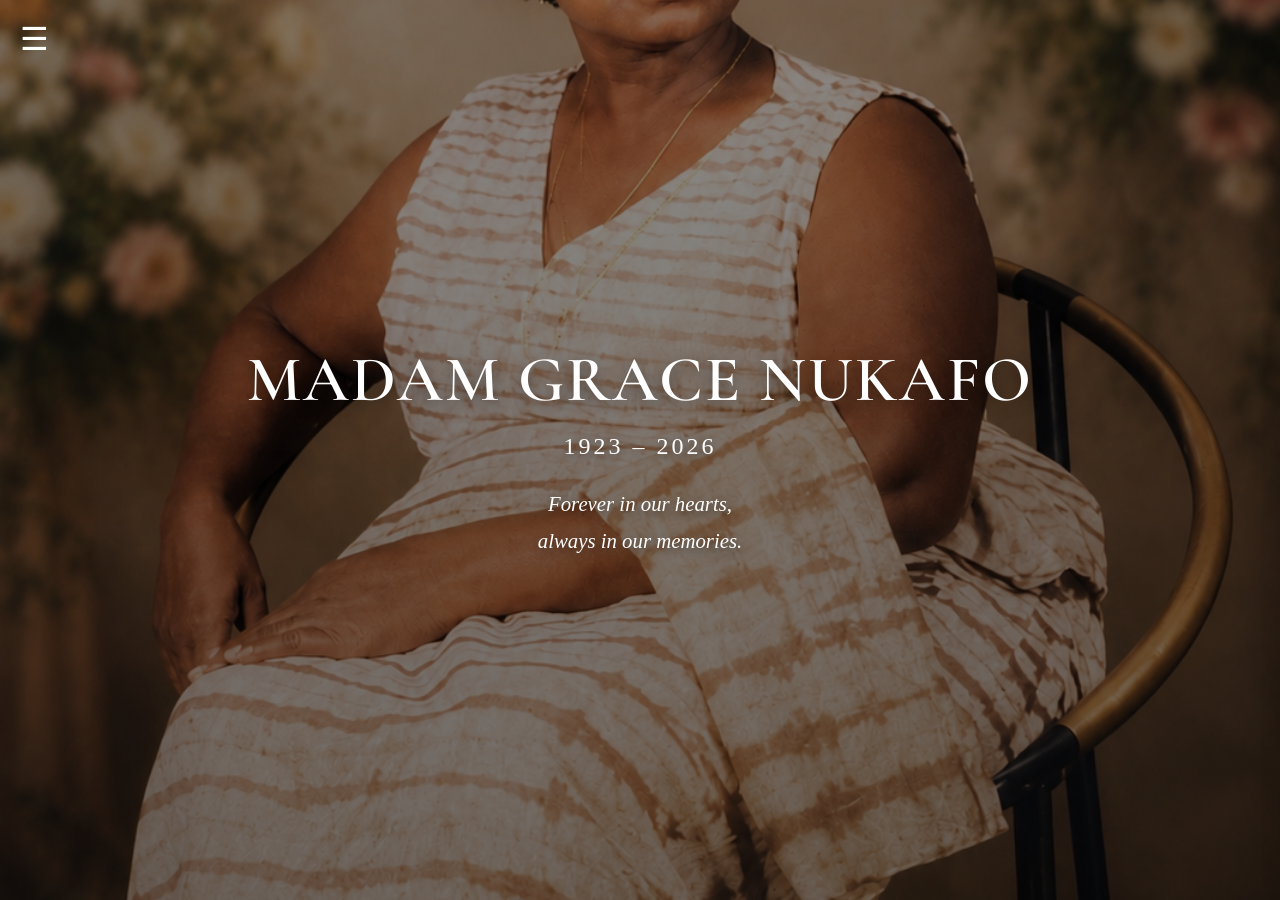
<file: index.html>
<!DOCTYPE html>
<html lang="en">
<head>
    <meta charset="UTF-8">
    <meta name="viewport" content="width=device-width, initial-scale=1.0">
    <title>Madam Grace Nukafo Memorial</title>

    <link href="https://fonts.googleapis.com/css2?family=Cormorant+Garamond:wght@400;500;600;700&family=Open+Sans:wght@300;400;500;600&display=swap" rel="stylesheet">

    <link rel="stylesheet" href="index.css">
</head>
<body>

<header>

    <button class="hamburger" id="hamburger">
        ☰
    </button>

    <nav class="mobile-nav" id="mobileNav">

        <button class="close-btn" id="closeBtn">
            ✕
        </button>

        <ul>
            <li><a href="grace.html" class="active-link">Home</a></li>
            <li><a href="order-of-service.html">Order of Service</a></li>
            <li><a href="tribute.html">Tributes</a></li>
            <li><a href="hymns.html">Hymns</a></li>
        </ul>

    </nav>

    <div class="overlay" id="overlay"></div>

</header>

<main class="hero">

    <div class="hero-content">

        <h1>MADAM GRACE NUKAFO</h1>

        <p class="years">
            1923 – 2026
        </p>

        <p class="quote">
            Forever in our hearts,<br>
            always in our memories.
        </p>

    </div>

</main>

<script src="index.js"></script>

</body>
</html>
</file>
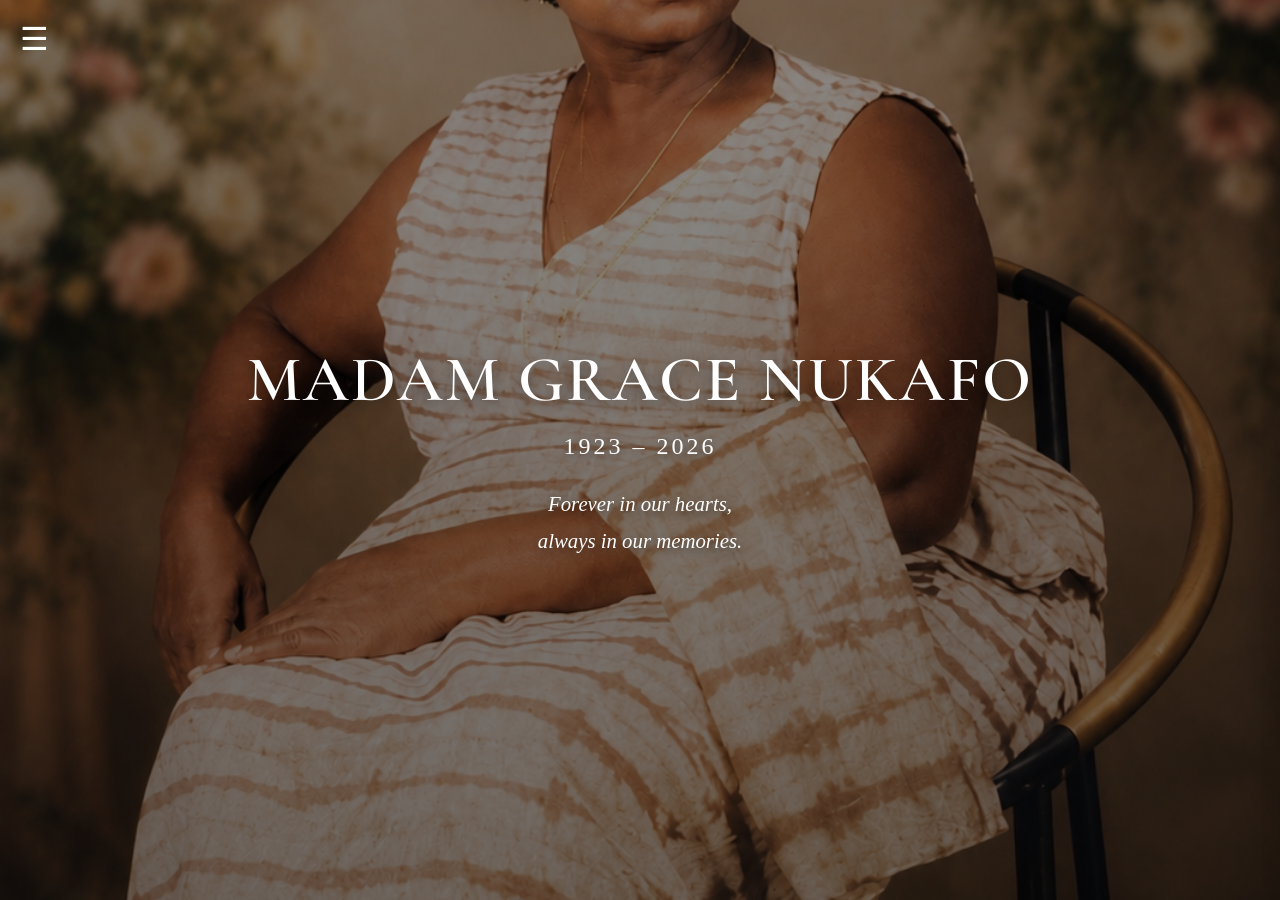
<file: grace.html>
<!DOCTYPE html>
<html lang="en">
<head>
    <meta charset="UTF-8">
    <meta name="viewport" content="width=device-width, initial-scale=1.0">
    <title>Madam Grace Nukafo Memorial</title>

    <link href="https://fonts.googleapis.com/css2?family=Cormorant+Garamond:wght@400;500;600;700&family=Open+Sans:wght@300;400;500;600&display=swap" rel="stylesheet">

    <link rel="stylesheet" href="grace.css">
</head>
<body>

<header>

    <button class="hamburger" id="hamburger">
        ☰
    </button>

    <nav class="mobile-nav" id="mobileNav">

        <button class="close-btn" id="closeBtn">
            ✕
        </button>

        <ul>
            <li><a href="grace.html" class="active-link">Home</a></li>
            <li><a href="service.html">Order of Service</a></li>
            <li><a href="tribute.html">Tributes</a></li>
            <li><a href="hymnes.html">Hymns</a></li>
        </ul>

    </nav>

    <div class="overlay" id="overlay"></div>

</header>

<main class="hero">

    <div class="hero-content">

        <h1>MADAM GRACE NUKAFO</h1>

        <p class="years">
            1923 – 2026
        </p>

        <p class="quote">
            Forever in our hearts,<br>
            always in our memories.
        </p>

    </div>

</main>

<script src="grace.js"></script>

</body>
</html>
</file>
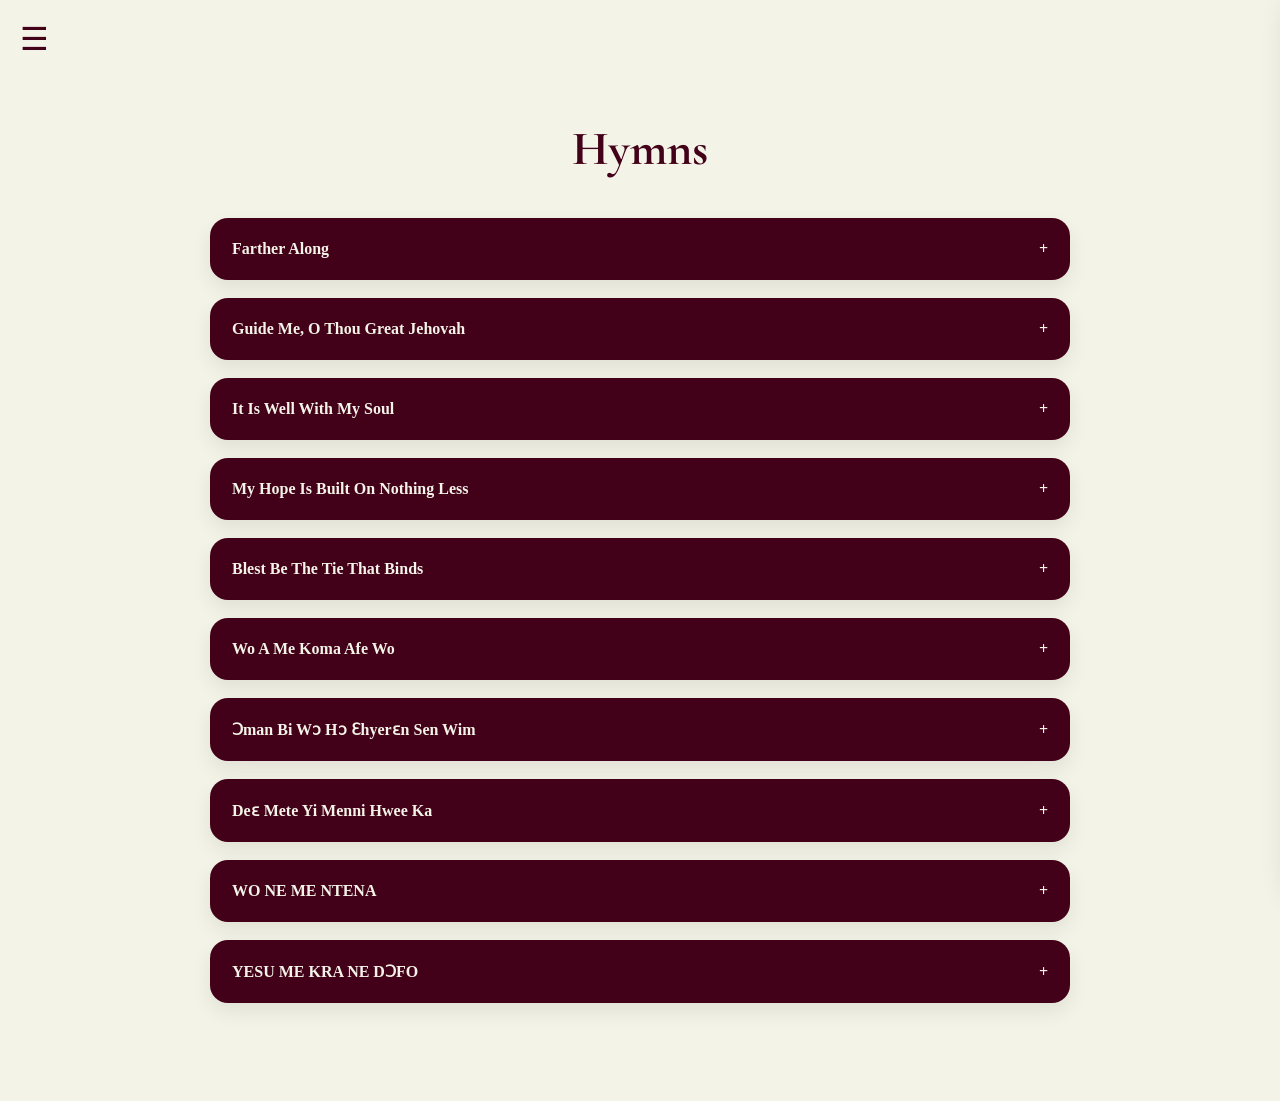
<file: hymes.html>
<!DOCTYPE html>
<html lang="en">
<head>
    <meta charset="UTF-8">
    <meta name="viewport" content="width=device-width, initial-scale=1.0">
    <title>Hymns | Madam Grace Nukafo</title>

    <link href="https://fonts.googleapis.com/css2?family=Cormorant+Garamond:wght@400;500;600;700&family=Open+Sans:wght@300;400;500;600&display=swap" rel="stylesheet">

    <link rel="stylesheet" href="hymes.css">
</head>
<body>

<header>

    <button class="hamburger" id="hamburger">☰</button>

    <nav class="mobile-nav" id="mobileNav">

        <button class="close-btn" id="closeBtn">✕</button>

        <ul>
            <li><a href="index.html">Home</a></li>
            <li><a href="service.html">Order of Service</a></li>
            <li><a href="tribute.html">Tributes</a></li>
            <li><a href="hymes.html" class="active-link">Hymns</a></li>
        </ul>

    </nav>

    <div class="overlay" id="overlay"></div>

</header>

<main class="container">

    <h1 class="page-title">Hymns</h1>

    <!-- Hymn 1 -->

    <div class="hymn-card">

        <div class="hymn-header">
            Farther Along
            <span>+</span>
        </div>

        <div class="hymn-content">

            <p>
            (1)	Tempted and tried we’re oft made to wonder
Why it should be thus all the day long,
While there are others living about us,
Never molested tho in the wrong,

Chorus
Farther along we’ll know all about it ,
Farther along we’ll understand why; Cheer up, 
My brother live in the sunshine, 
We’ll understand it all by and by.
</p>

<p>

(2)	Faithful till death said our loving Master,
A few more days to labor and wait;
Toils of the road will then seem as nothing,
 As we sweep thru the beautiful gate.

</p>

<p>
(3)	When death has come and taken our loved ones,
It leaves our home so lonely and drear; 
Then do we wonder why others prosper,
 Living so wicked year after year.
</p>

<p>
(4)	When we see Jesus coming in glory, 
When He comes from His home in the sky; 
Then we shall meet Him in that bright mansion,
 We’ll understand it all by and by.
     </p>  

</div>

    </div>

    <!-- Hymn 2 -->

    <div class="hymn-card">

        <div class="hymn-header">
            Guide Me, O Thou Great Jehovah
            <span>+</span>
        </div>

        <div class="hymn-content">
           <p>
            (1) Guide me, O Thou great Jehovah,
            Pilgrim thru this barren land; 
            I am weak, but thou art mighty 
            Hold me with thy powerful hand; 
            Bread of heaven, bread of Heaven,
             Feed me till I want no more, 
             Feed me till I want no more.
</p>


<p>
(2)	Open now the crystal fountain,
 Whence the healing stream doth flow; 
 Let the fiery and cloudy pillar 
 Lead me all my journey thru 
 Strong deliverer, strong deliverer, 
 Be thou still my strength and shield,
Be thou still my strength and shield.
</p>


<p>
(3)	When I tread the verge of Jordan,
 Bid my anxious fears sub-side; 
 Bear me thru the swelling current,
 Land me safe on Canaan’s side 
 Songs of praises, songs of praises I will
Ever give to thee,
I will ever give to thee.
</p>

        </div>

    </div>

    <!-- Hymn 3 -->

    <div class="hymn-card">

        <div class="hymn-header">
            It Is Well With My Soul
            <span>+</span>
        </div>

        <div class="hymn-content">
       
        
    <p>
(1)	 When peace like a river attendeth my way, 
When sorrows like sea billows roll;
 Whatever my lot, thou hast taught me to say,
  “It is well, it is well with my soul”.
      </p>

 <p>
Ref:
 It is well, 
 It is well 
 With my soul, 
 With my soul, 
 It is well, 
 It is well with my soul
    </p>

    <p>
(2)	My sin Oh, the bliss of this glorious tho’t
 My sin, not in part but the whole, 
 Is nailed to the cross and I bear it no more: 
 Praise the Lord, Praise the Lord, O my soul!
    </p>

    <p>
(3)	And, Lord, haste the day when the faith shall be sight, 
The clouds be rolled back as a scroll, 
The trump shall resound and the Lord shall descend,
 “Even so” it is well with my soul.
    </p>

    <p>
Ref:
 It is well, 
 It is well 
 With my soul, 
 With my soul, 
 It is well, 
 It is well with my soul
    </p>

        </div>

    </div>

    <!-- Hymn 4 -->

    <div class="hymn-card">

        <div class="hymn-header">
            My Hope Is Built On Nothing Less
            <span>+</span>
        </div>

        <div class="hymn-content">

<p>
           (1)	 My hope is built on nothing less 
           than Jesus’ blood and righteousness; 
           I dare not trust the sweetest frame, 
           But wholly lean on Jesus’ name.
</p>

<p>
Ref: On Christ, the Solid Rock, I stand; 
All other ground is sinking sand, a
ll other ground is sinking sand.
</p>

<p>
(2)	 When darkness veils His lovely face,
 I rest on His unchanging grace; 
 In every high and stormy gale, 
 My anchor holds within the veil
</p>

<p>
(3)	His oath, His covenant, His blood,
 Support me in the whelming flood;
 When all around my soul gives way, 
 He then is all my hope and slay
</p>

<p>
(4)	When He shall come with trumpet sound,
 O may I then in Him be found, 
 Dressed in His righteousness alone, 
 Faultless to stand before the throne
 </p>

<p>
Ref: On Christ, the Solid Rock, I stand; 
All other ground is sinking sand, a
ll other ground is sinking sand.
</p>

        </div>

    </div>

    <!-- Hymn 5 -->

    <div class="hymn-card">

        <div class="hymn-header">
            Blest Be The Tie That Binds
            <span>+</span>
        </div>

        <div class="hymn-content">

            <p>
           Blest be the tie that binds
Our hearts in Christian love;
The fellowship of kindred minds
Is like to that above.
</p>

<p>
Before our Father’s throne
We pour our ardent prayers;
Our fears, our hopes, our aims are one,
Our comforts and our cares.
</p>

<p>
We share our mutual woes,
Our mutual burdens bear;
And often for each other flows
The sympathizing tear.
</p>

<p>
When we asunder part,
It gives us inward pain;
But we shall still be joined in heart,
And hope to meet again.
</p>
        </div>

    </div>

    <!-- Hymn 6 -->

    <div class="hymn-card">

        <div class="hymn-header">
            Wo A Me Koma Afe Wo
            <span>+</span>
        </div>

        <div class="hymn-content">

            <p>
  1. Wo a me koma afe wo
M’Agyenkwa no wo wэ he?
Yesu afa me yэnko
Na afei deε w’afa he?
</p>

<p>
2.	Me kra ayε hahaaha sε
Repε wo, me dэfo pa
Bэne ama m’abrε sε
Εnti bra bεgye me nkwa.
</p>

<p>
3.	Me de mmэborэ nne me frε wo
Yesu, ‘he po na wo kэ?
Hwee remma me nya ahotэ
Akosi sε me wu?
</p>

<p>
4.  Sε menya nnomaa ntaban a
Anka mεtu ma kэ
Ma kэ hwehwε wiem ne ‘soro
Mahu deε Yesu wэ.
SO εYε ME DEA?
</p>

        </div>

    </div>

    <!-- Hymn 7 -->

    <div class="hymn-card">

        <div class="hymn-header">
            Ɔman Bi Wɔ Hɔ Ɛhyerɛn Sen Wim
            <span>+</span>
        </div>

        <div class="hymn-content">
          
          <p>
     1.	Ɔman bi wɔhɔ εhyerεn sen wim 
Yεde gyedie hu wɔ akyiri 
Na Agya retwεn wɔ kwan so 
Asiesie tenabea ama yεn hɔ. 
</p>

<p>
Nnyesoɔ
Daakye bi anigyeεm 
Yεbεhyia wɔ mpoano fεfε hɔ
</p>

<p>
2.	Yεbεto wɔ mpoano fεfε hɔ
Nhyirafoɔ nnwom a εyε dε no 
Yεn honhom renni yea ara da 
Yεnsi apini yεn home mu. 
</p>

<p>
3.	Yεn soro Agya ɔdεεfoɔ no 
Yεde yεn ayεyie bεma no 
Wɔ nhyira a ɔde dom yεn ha 
Ne ne dɔ akyεdeε fεfε nti.
</p>

        </div>

    </div>

    <!-- Hymn 8 -->

    <div class="hymn-card">

        <div class="hymn-header">
            Deɛ Mete Yi Menni Hwee Ka
            <span>+</span>
        </div>

        <div class="hymn-content">
          
   <p>        
1.	Deԑ mete yi menni hwee ka
	Sԑ wohwiee Womogya maa me
Na Woka sԑ memra Wo hↄ
Nyame Adwamma m’aba.
</p> 

<p>
2.	Deԑ mete yi merentwԑn sԑ
Mepere ma me kra ho fi
Wo a womogya tumi tu fi
Nyame Adwamma m’aba.
</p>  

<p>
3.	Deԑ mete yi, sԑ aperepere
Ↄko ne suro ahyԑ me ma
Na akyinn yi him me po a
Nyame Adwamma m’aba.
</p> 

<p>
4.	Deԑ mete yi me yԑ mmↄbo
Anite, ahonya ne ayaresa
Deԑ mehwehwe nyinaa fi wo hↄ
Nyame Adwamma m’aba.
</p> 

<p>
5.	Deԑ mete yi Wobԑgye me
De akyԑ me ate me ho
Megye W’anosԑm medi nti
Nyame Adwamma m’aba.
</p> 

        </div>

    </div>


    <!-- Hymn 9 -->


     <div class="hymn-card">

        <div class="hymn-header">
           WO NE ME NTENA
            <span>+</span>
        </div>

        <div class="hymn-content">
          
   <p>        
1.  Wo ne me ntena, ade reyԑ asa
Sum reduru, Awurade tena menkyԑn
Aboafoↄ  pa, ne awereԑkyefoↄ sa a 
O An konam Boafoↄ, Wo ne me ntena
</p> 

<p>
2.  Yԑn nkwa nna ketewa yi retwam kↄ
Wiase dԑ repa, n’anuonyam resen
 Ao, Wo a Wonsakyera da, Wo ne me ntena
</p>  

<p>
3.	Mehia Wo wↄ me nkyen berԑ nyinaa 
W’adom na ԑka sↄhwԑfoↄ no hyԑ
 Gyefoↄ, kyigyinafoↄ bԑn ԑne wo sԑ?
Sum mu o, hann mu o, Wo ne me ntena a
</p> 

<p>
4.	Sԑ me ne Won nam a mensuro hwee
Ↄyea nyԑ duru, nnisuo nyԑ nnwono
Wuo bↄre, damoa nkonim ԑwↄ he? 
Medi nkonim daa sԑ Wo ne me tena a.
</p> 

<p>
5.	Memua m’ani a yi W’asennua kyerԑ me
Hyerԑn sum mu, kyerԑ me soro kwan
Ↄsoro hyerԑn, wiase kusuu resa
Owuo mu o, nkwa mu o, Wo ne me ntena.
</p> 

        </div>

    </div>


     <div class="hymn-card">

        <div class="hymn-header">
           YESU ME KRA NE DↃFO
            <span>+</span>
        </div>

        <div class="hymn-content">
          
   <p>        
1.	Yesu me kra ne Dↄfo
Ma Ma menguan mɛhyɛ wo bom;
Nsuo no reworo yi
Na ahum no retu yi
Me Gyefo fa me hunta
Ma ahum no mↄ mmԑsen
Gya me kodu berano
Ao, awiei no gye me kra.
</p> 

<p>
2.	Menni huntabea biara
Me kra twere  Wo nkutoo
Mma nnya me nko ara da
Sↄ me mu, kyekye me werԑ
Me werԑ nyinna hyԑ Wo mu
Fa wo ntaban kԑseԑ no
Kata me tikwa yi so.
</p>  

<p>
Adom pii  wↄ Wo nsam a
ԑkata me bↄne so
Ma nkwa nsuo no nsen mmra
ԑnhohoro na ԑnte me ho
Wo ne nkwa asutie no
Ma memmԑsa bi mennom
Bra bԑtaa me koma mu
Taa mu kↄ mmeresanten nyinaa.
</p> 

        </div>

    </div>
</main>

<script src="hymes.js"></script>

</body>
</html>
</file>
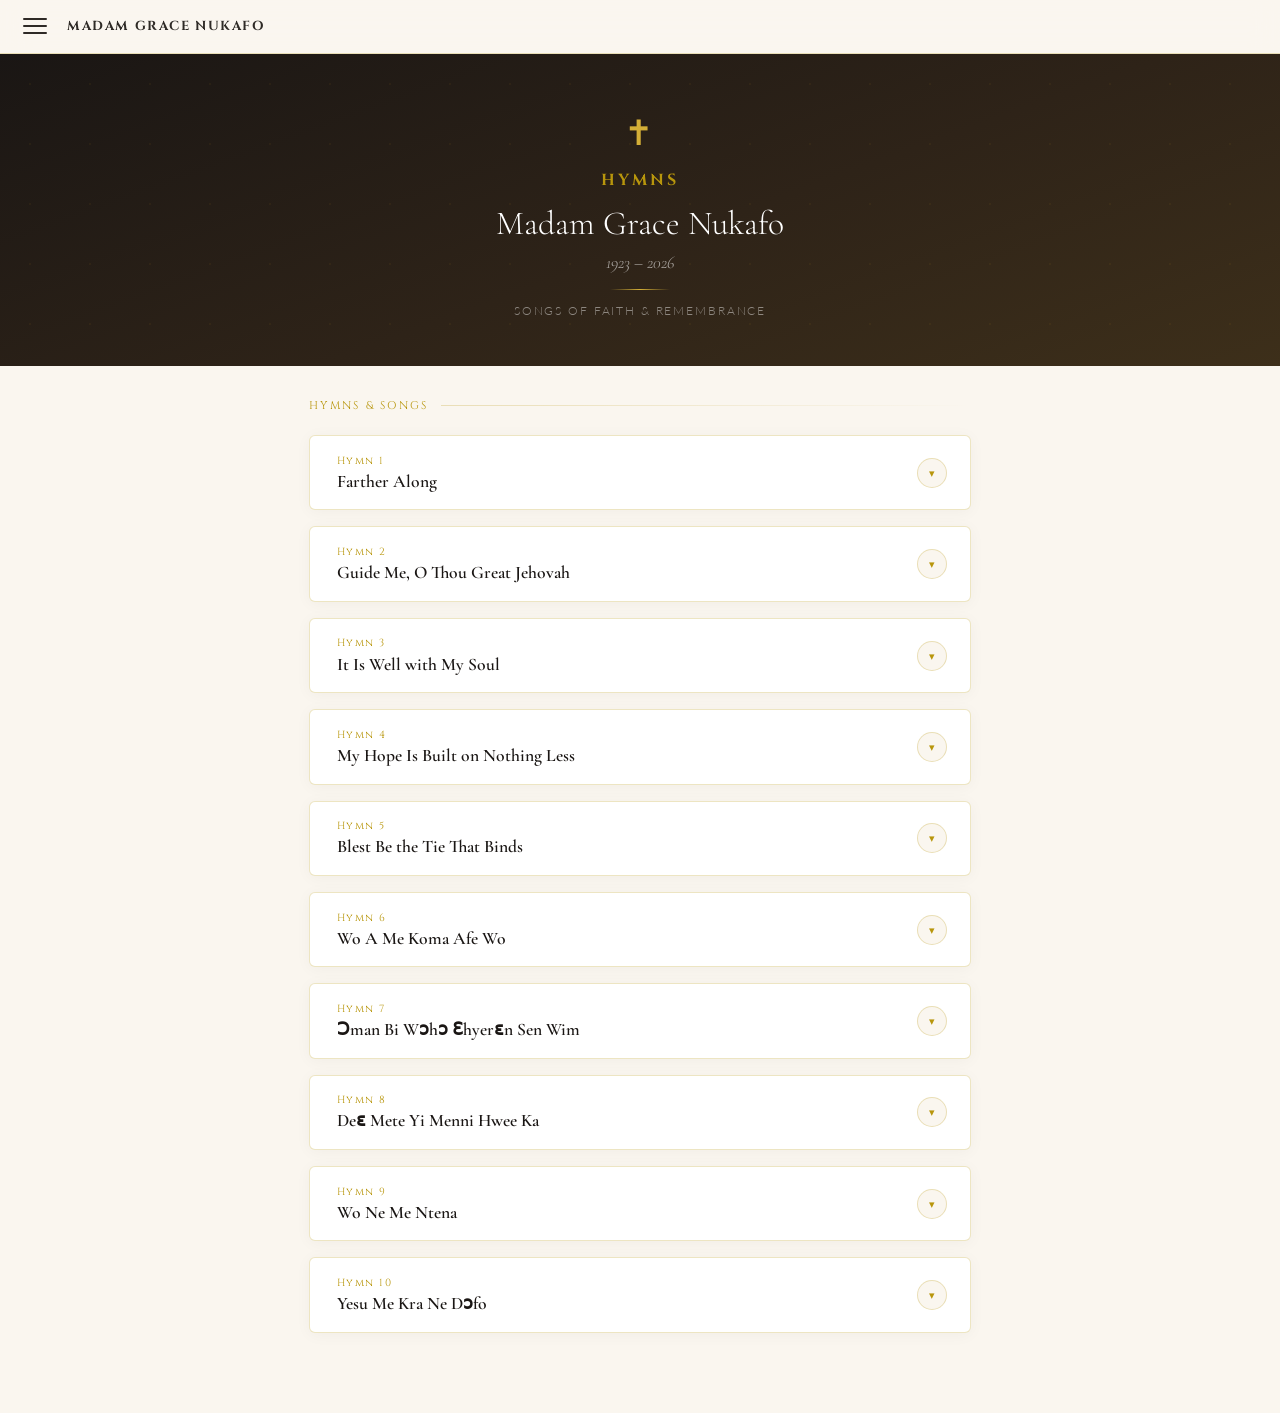
<file: hymns.html>
<!DOCTYPE html>
<html lang="en">
<head>
<meta charset="UTF-8">
<meta name="viewport" content="width=device-width, initial-scale=1.0">
<title>Hymns – Madam Grace Nukafo</title>
<link href="https://fonts.googleapis.com/css2?family=Cormorant+Garamond:ital,wght@0,300;0,400;0,600;1,300;1,400&family=Cinzel:wght@400;600&family=Lato:wght@300;400&display=swap" rel="stylesheet">
<style>
  :root {
    --gold: #b8960c;
    --gold-light: #d4af37;
    --cream: #faf6ef;
    --dark: #1a1614;
    --charcoal: #2e2a26;
    --muted: #6b6560;
    --border: rgba(184,150,12,0.25);
  }
  * { margin:0; padding:0; box-sizing:border-box; }
  body {
    background:var(--cream);
    color:var(--dark);
    font-family:'Lato',sans-serif;
    font-weight:300;
    min-height:100vh;
    overflow-x:hidden;
  }
  #overlay {
    position:fixed; inset:0;
    background:rgba(20,16,12,0.45);
    backdrop-filter:blur(2px);
    z-index:80; opacity:0; pointer-events:none;
    transition:opacity .35s;
  }
  #overlay.open { opacity:1; pointer-events:all; }
  #drawer {
    position:fixed; top:0; left:0; height:100%;
    width:min(320px,85vw);
    background:rgba(26,22,20,0.72);
    backdrop-filter:blur(22px) saturate(1.4);
    -webkit-backdrop-filter:blur(22px) saturate(1.4);
    border-right:1px solid rgba(212,175,55,0.18);
    z-index:90; transform:translateX(-100%);
    transition:transform .38s cubic-bezier(.4,0,.2,1);
    display:flex; flex-direction:column;
    padding:2.5rem 0 2rem;
  }
  #drawer.open { transform:translateX(0); }
  .drawer-logo {
    text-align:center; padding:0 1.5rem 2rem;
    border-bottom:1px solid var(--border); margin-bottom:1.5rem;
  }
  .drawer-logo .cross { font-size:2rem; color:var(--gold-light); letter-spacing:2px; }
  .drawer-logo p { font-family:'Cormorant Garamond',serif; font-style:italic; font-size:.85rem; color:rgba(255,255,255,.5); margin-top:.3rem; }
  nav a {
    display:block; padding:.85rem 2rem;
    color:rgba(255,255,255,.8); text-decoration:none;
    font-family:'Cinzel',serif; font-size:.78rem;
    letter-spacing:.12em; text-transform:uppercase;
    border-left:3px solid transparent; transition:all .2s;
  }
  nav a:hover, nav a.active { color:var(--gold-light); border-left-color:var(--gold-light); background:rgba(212,175,55,.07); }
  .drawer-close {
    position:absolute; top:1rem; right:1rem;
    background:none; border:none; cursor:pointer;
    color:rgba(255,255,255,.5); font-size:1.4rem; line-height:1;
  }
  .drawer-close:hover { color:var(--gold-light); }
  header {
    position:sticky; top:0; z-index:50;
    background:rgba(250,246,239,0.88); backdrop-filter:blur(14px);
    border-bottom:1px solid var(--border);
    display:flex; align-items:center; padding:.9rem 1.2rem; gap:1rem;
  }
  .hamburger {
    background:none; border:none; cursor:pointer;
    display:flex; flex-direction:column; gap:5px; padding:4px;
  }
  .hamburger span { display:block; width:24px; height:2px; background:var(--charcoal); border-radius:2px; transition:all .3s; }
  .hamburger.open span:nth-child(1){ transform:rotate(45deg) translate(5px,5px); }
  .hamburger.open span:nth-child(2){ opacity:0; }
  .hamburger.open span:nth-child(3){ transform:rotate(-45deg) translate(5px,-5px); }
  header h1 { font-family:'Cinzel',serif; font-size:.82rem; letter-spacing:.12em; color:var(--charcoal); text-transform:uppercase; }

  .hero {
    background:linear-gradient(160deg,#1a1614 0%,#2e2318 55%,#3d2f1a 100%);
    color:white; padding:3.5rem 1.5rem 3rem; text-align:center; position:relative; overflow:hidden;
  }
  .hero::before {
    content:''; position:absolute; inset:0;
    background:url("data:image/svg+xml,%3Csvg width='60' height='60' xmlns='http://www.w3.org/2000/svg'%3E%3Ccircle cx='30' cy='30' r='1' fill='%23b8960c' fill-opacity='.08'/%3E%3C/svg%3E") repeat;
  }
  .hero-cross { font-size:2.2rem; color:var(--gold-light); display:block; margin-bottom:1rem; letter-spacing:4px; }
  .hero h2 { font-family:'Cinzel',serif; font-size:1rem; letter-spacing:.2em; color:var(--gold); text-transform:uppercase; margin-bottom:.8rem; }
  .hero h3 { font-family:'Cormorant Garamond',serif; font-size:2.1rem; font-weight:300; line-height:1.2; margin-bottom:.5rem; }
  .hero .dates { font-family:'Cormorant Garamond',serif; font-style:italic; font-size:1.1rem; color:rgba(255,255,255,.6); margin-bottom:1rem; }
  .divider-gold { width:60px; height:1px; background:linear-gradient(90deg,transparent,var(--gold-light),transparent); margin:.8rem auto; }
  .hero .sub { font-size:.78rem; letter-spacing:.15em; color:rgba(255,255,255,.45); text-transform:uppercase; }

  main { padding:2rem 1.2rem 4rem; max-width:700px; margin:0 auto; }
  .section-label {
    font-family:'Cinzel',serif; font-size:.7rem;
    letter-spacing:.2em; color:var(--gold); text-transform:uppercase;
    margin-bottom:1.4rem; display:flex; align-items:center; gap:.8rem;
  }
  .section-label::after { content:''; flex:1; height:1px; background:linear-gradient(90deg,var(--border),transparent); }

  /* ── Hymn cards ── */
  .hymn-card {
    background:white;
    border:1px solid var(--border);
    border-radius:6px;
    margin-bottom:1rem;
    box-shadow:0 2px 16px rgba(0,0,0,.04);
    overflow:hidden;
    transition:box-shadow .2s;
  }
  .hymn-card:hover { box-shadow:0 4px 28px rgba(184,150,12,.1); }

  .card-header {
    display:flex; align-items:center; justify-content:space-between;
    padding:1.1rem 1.4rem;
    cursor:pointer; user-select:none;
    border-left:4px solid transparent;
    transition:border-color .2s, background .2s;
  }
  .hymn-card.open .card-header { border-left-color:var(--gold-light); background:rgba(212,175,55,.04); }
  .card-num {
    font-family:'Cinzel',serif; font-size:.65rem;
    letter-spacing:.15em; color:var(--gold);
    margin-bottom:.2rem;
  }
  .card-title {
    font-family:'Cormorant Garamond',serif;
    font-size:1.1rem; font-weight:600; color:var(--dark);
  }
  .card-icon {
    width:30px; height:30px; border-radius:50%;
    background:var(--cream); border:1px solid var(--border);
    display:flex; align-items:center; justify-content:center;
    flex-shrink:0; margin-left:1rem;
    transition:transform .35s, background .2s;
    font-size:.7rem; color:var(--gold);
  }
  .hymn-card.open .card-icon { transform:rotate(180deg); background:var(--gold); color:white; }

  .card-body {
    max-height:0; overflow:hidden;
    transition:max-height .5s cubic-bezier(.4,0,.2,1);
  }
  .hymn-card.open .card-body { max-height:3000px; }
  .card-body-inner {
    padding:1rem 1.4rem 1.4rem;
    border-top:1px solid var(--border);
    font-family:'Cormorant Garamond',serif;
    font-size:1.05rem; line-height:1.9;
    color:var(--charcoal);
  }
  .verse-label {
    font-family:'Cinzel',serif; font-size:.6rem;
    letter-spacing:.15em; text-transform:uppercase;
    color:var(--gold); margin:1rem 0 .3rem;
  }
  .verse-label:first-child { margin-top:0; }
  .chorus-block {
    margin:1rem 0;
    padding:.8rem 1rem;
    background:var(--cream);
    border-left:3px solid var(--gold-light);
    border-radius:0 3px 3px 0;
  }
  .chorus-label {
    font-family:'Cinzel',serif; font-size:.6rem;
    letter-spacing:.15em; text-transform:uppercase;
    color:var(--gold-light); margin-bottom:.3rem;
  }
  .hymn-lang {
    font-family:'Cinzel',serif; font-size:.65rem;
    letter-spacing:.12em; color:var(--muted);
    margin-bottom:.3rem; text-transform:uppercase;
  }
</style>
</head>
<body>

<div id="overlay"></div>
<div id="drawer">
  <button class="drawer-close" id="drawerClose">✕</button>
  <div class="drawer-logo">
    <div class="cross">✝</div>
    <p>In Loving Memory</p>
  </div>
  <nav>
    <a href="index.html">Home</a>
    <a href="order-of-service.html">Order of Service</a>
    <a href="tribute.html">Tributes</a>
    <a href="hymns.html" class="active">Hymns</a>
  </nav>
</div>

<header>
  <button class="hamburger" id="menuBtn"><span></span><span></span><span></span></button>
  <h1>Madam Grace Nukafo</h1>
</header>

<div class="hero">
  <span class="hero-cross">✝</span>
  <h2>Hymns</h2>
  <h3>Madam Grace Nukafo</h3>
  <div class="dates">1923 – 2026</div>
  <div class="divider-gold"></div>
  <p class="sub">Songs of faith &amp; remembrance</p>
</div>

<main>
  <p class="section-label">Hymns &amp; Songs</p>

  <!-- 1 -->
  <div class="hymn-card" id="h1">
    <div class="card-header" onclick="toggleCard('h1')">
      <div>
        <div class="card-num">Hymn 1</div>
        <div class="card-title">Farther Along</div>
      </div>
      <div class="card-icon">▾</div>
    </div>
    <div class="card-body">
      <div class="card-body-inner">
        <div class="verse-label">Verse 1</div>
        <p>Tempted and tried we're oft made to wonder<br>
        Why it should be thus all the day long,<br>
        While there are others living about us,<br>
        Never molested tho in the wrong.</p>

        <div class="chorus-block">
          <div class="chorus-label">Chorus</div>
          <p>Farther along we'll know all about it,<br>
          Farther along we'll understand why;<br>
          Cheer up, my brother live in the sunshine,<br>
          We'll understand it all by and by.</p>
        </div>

        <div class="verse-label">Verse 2</div>
        <p>Faithful till death said our loving Master,<br>
        A few more days to labor and wait;<br>
        Toils of the road will then seem as nothing,<br>
        As we sweep thru the beautiful gate.</p>

        <div class="verse-label">Verse 3</div>
        <p>When death has come and taken our loved ones,<br>
        It leaves our home so lonely and drear;<br>
        Then do we wonder why others prosper,<br>
        Living so wicked year after year.</p>

        <div class="verse-label">Verse 4</div>
        <p>When we see Jesus coming in glory,<br>
        When He comes from His home in the sky;<br>
        Then we shall meet Him in that bright mansion,<br>
        We'll understand it all by and by.</p>
      </div>
    </div>
  </div>

  <!-- 2 -->
  <div class="hymn-card" id="h2">
    <div class="card-header" onclick="toggleCard('h2')">
      <div>
        <div class="card-num">Hymn 2</div>
        <div class="card-title">Guide Me, O Thou Great Jehovah</div>
      </div>
      <div class="card-icon">▾</div>
    </div>
    <div class="card-body">
      <div class="card-body-inner">
        <div class="verse-label">Verse 1</div>
        <p>Guide me, O Thou great Jehovah,<br>
        Pilgrim thru this barren land;<br>
        I am weak, but thou art mighty<br>
        Hold me with thy powerful hand;<br>
        Bread of heaven, bread of heaven,<br>
        Feed me till I want no more,<br>
        Feed me till I want no more.</p>

        <div class="verse-label">Verse 2</div>
        <p>Open now the crystal fountain,<br>
        Whence the healing stream doth flow;<br>
        Let the fiery and cloudy pillar<br>
        Lead me all my journey thru;<br>
        Strong deliverer, strong deliverer,<br>
        Be thou still my strength and shield,<br>
        Be thou still my strength and shield.</p>

        <div class="verse-label">Verse 3</div>
        <p>When I tread the verge of Jordan,<br>
        Bid my anxious fears subside;<br>
        Bear me thru the swelling current,<br>
        Land me safe on Canaan's side;<br>
        Songs of praises, songs of praises,<br>
        I will ever give to thee,<br>
        I will ever give to thee.</p>
      </div>
    </div>
  </div>

  <!-- 3 -->
  <div class="hymn-card" id="h3">
    <div class="card-header" onclick="toggleCard('h3')">
      <div>
        <div class="card-num">Hymn 3</div>
        <div class="card-title">It Is Well with My Soul</div>
      </div>
      <div class="card-icon">▾</div>
    </div>
    <div class="card-body">
      <div class="card-body-inner">
        <div class="verse-label">Verse 1</div>
        <p>When peace like a river attendeth my way,<br>
        When sorrows like sea billows roll;<br>
        Whatever my lot, thou hast taught me to say,<br>
        "It is well, it is well with my soul."</p>

        <div class="chorus-block">
          <div class="chorus-label">Refrain</div>
          <p>It is well, it is well with my soul,<br>
          With my soul, it is well, it is well with my soul.</p>
        </div>

        <div class="verse-label">Verse 2</div>
        <p>My sin — oh, the bliss of this glorious thought —<br>
        My sin, not in part but the whole,<br>
        Is nailed to the cross and I bear it no more:<br>
        Praise the Lord, praise the Lord, O my soul!</p>

        <div class="verse-label">Verse 3</div>
        <p>And, Lord, haste the day when the faith shall be sight,<br>
        The clouds be rolled back as a scroll,<br>
        The trump shall resound and the Lord shall descend,<br>
        "Even so" — it is well with my soul.</p>
      </div>
    </div>
  </div>

  <!-- 4 -->
  <div class="hymn-card" id="h4">
    <div class="card-header" onclick="toggleCard('h4')">
      <div>
        <div class="card-num">Hymn 4</div>
        <div class="card-title">My Hope Is Built on Nothing Less</div>
      </div>
      <div class="card-icon">▾</div>
    </div>
    <div class="card-body">
      <div class="card-body-inner">
        <div class="verse-label">Verse 1</div>
        <p>My hope is built on nothing less<br>
        Than Jesus' blood and righteousness;<br>
        I dare not trust the sweetest frame,<br>
        But wholly lean on Jesus' name.</p>

        <div class="chorus-block">
          <div class="chorus-label">Refrain</div>
          <p>On Christ, the Solid Rock, I stand;<br>
          All other ground is sinking sand,<br>
          All other ground is sinking sand.</p>
        </div>

        <div class="verse-label">Verse 2</div>
        <p>When darkness veils His lovely face,<br>
        I rest on His unchanging grace;<br>
        In every high and stormy gale,<br>
        My anchor holds within the veil.</p>

        <div class="verse-label">Verse 3</div>
        <p>His oath, His covenant, His blood,<br>
        Support me in the whelming flood;<br>
        When all around my soul gives way,<br>
        He then is all my hope and stay.</p>

        <div class="verse-label">Verse 4</div>
        <p>When He shall come with trumpet sound,<br>
        O may I then in Him be found,<br>
        Dressed in His righteousness alone,<br>
        Faultless to stand before the throne.</p>
      </div>
    </div>
  </div>

  <!-- 5 -->
  <div class="hymn-card" id="h5">
    <div class="card-header" onclick="toggleCard('h5')">
      <div>
        <div class="card-num">Hymn 5</div>
        <div class="card-title">Blest Be the Tie That Binds</div>
      </div>
      <div class="card-icon">▾</div>
    </div>
    <div class="card-body">
      <div class="card-body-inner">
        <div class="verse-label">Verse 1</div>
        <p>Blest be the tie that binds<br>
        Our hearts in Christian love;<br>
        The fellowship of kindred minds<br>
        Is like to that above.</p>

        <div class="verse-label">Verse 2</div>
        <p>Before our Father's throne<br>
        We pour our ardent prayers;<br>
        Our fears, our hopes, our aims are one,<br>
        Our comforts and our cares.</p>

        <div class="verse-label">Verse 3</div>
        <p>We share our mutual woes,<br>
        Our mutual burdens bear;<br>
        And often for each other flows<br>
        The sympathizing tear.</p>

        <div class="verse-label">Verse 4</div>
        <p>When we asunder part,<br>
        It gives us inward pain;<br>
        But we shall still be joined in heart,<br>
        And hope to meet again.</p>
      </div>
    </div>
  </div>

  <!-- 6 -->
  <div class="hymn-card" id="h6">
    <div class="card-header" onclick="toggleCard('h6')">
      <div>
        <div class="card-num">Hymn 6</div>
        <div class="card-title">Wo A Me Koma Afe Wo</div>
      </div>
      <div class="card-icon">▾</div>
    </div>
    <div class="card-body">
      <div class="card-body-inner">
        <div class="hymn-lang">Twi Hymn</div>
        <div class="verse-label">Verse 1</div>
        <p>Wo a me koma afe wo<br>
        M'Agyenkwa no wo wɔ he?<br>
        Yesu afa me yɔnko<br>
        Na afei deɛ w'afa he?</p>

        <div class="verse-label">Verse 2</div>
        <p>Me kra ayɛ hahaaha sɛ<br>
        Repɛ wo, me dɔfo pa<br>
        Bɔne ama m'abrɛ sɛ<br>
        Ɛnti bra bɛgye me nkwa.</p>

        <div class="verse-label">Verse 3</div>
        <p>Me de mmɔborɔ nne me frɛ wo<br>
        Yesu, 'he po na wo kɔ?<br>
        Hwee remma me nya ahotɔ<br>
        Akosi sɛ me wu?</p>

        <div class="verse-label">Verse 4</div>
        <p>Sɛ menya nnomaa ntaban a<br>
        Anka mɛtu ma kɔ<br>
        Ma kɔ hwehwɛ wiem ne 'soro<br>
        Mahu deɛ Yesu wɔ.</p>
      </div>
    </div>
  </div>

  <!-- 7 -->
  <div class="hymn-card" id="h7">
    <div class="card-header" onclick="toggleCard('h7')">
      <div>
        <div class="card-num">Hymn 7</div>
        <div class="card-title">Ɔman Bi Wɔhɔ Ɛhyerɛn Sen Wim</div>
      </div>
      <div class="card-icon">▾</div>
    </div>
    <div class="card-body">
      <div class="card-body-inner">
        <div class="hymn-lang">Twi Hymn</div>
        <div class="verse-label">Verse 1</div>
        <p>Ɔman bi wɔhɔ ɛhyerɛn sen wim<br>
        Yɛde gyedie hu wɔ akyiri<br>
        Na Agya retwɛn wɔ kwan so<br>
        Asiesie tenabea ama yɛn hɔ.</p>

        <div class="chorus-block">
          <div class="chorus-label">Nnyesoɔ</div>
          <p>Daakye bi anigyeɛm<br>
          Yɛbɛhyia wɔ mpoano fɛfɛ hɔ</p>
        </div>

        <div class="verse-label">Verse 2</div>
        <p>Yɛbɛto wɔ mpoano fɛfɛ hɔ<br>
        Nhyirafoɔ nnwom a ɛyɛ dɛ no<br>
        Yɛn honhom renni yea ara da<br>
        Yɛnsi apini yɛn home mu.</p>

        <div class="verse-label">Verse 3</div>
        <p>Yɛn soro Agya ɔdɛɛfoɔ no<br>
        Yɛde yɛn ayɛyie bɛma no<br>
        Wɔ nhyira a ɔde dom yɛn ha<br>
        Ne ne dɔ akyɛdeɛ fɛfɛ nti.</p>
      </div>
    </div>
  </div>

  <!-- 8 -->
  <div class="hymn-card" id="h8">
    <div class="card-header" onclick="toggleCard('h8')">
      <div>
        <div class="card-num">Hymn 8</div>
        <div class="card-title">Deɛ Mete Yi Menni Hwee Ka</div>
      </div>
      <div class="card-icon">▾</div>
    </div>
    <div class="card-body">
      <div class="card-body-inner">
        <div class="hymn-lang">Twi Hymn</div>
        <div class="verse-label">Verse 1</div>
        <p>Deɛ mete yi menni hwee ka<br>
        Sɛ wohwiee Womogya maa me<br>
        Na Woka sɛ memra Wo hɔ<br>
        Nyame Adwamma m'aba.</p>

        <div class="verse-label">Verse 2</div>
        <p>Deɛ mete yi merentwɛn sɛ<br>
        Mepere ma me kra ho fi<br>
        Wo a womogya tumi tu fi<br>
        Nyame Adwamma m'aba.</p>

        <div class="verse-label">Verse 3</div>
        <p>Deɛ mete yi, sɛ aperepere<br>
        Ɔko ne suro ahyɛ me ma<br>
        Na akyinn yi him me po a<br>
        Nyame Adwamma m'aba.</p>

        <div class="verse-label">Verse 4</div>
        <p>Deɛ mete yi me yɛ mmɔbo<br>
        Anite, ahonya ne ayaresa<br>
        Deɛ mehwehwe nyinaa fi wo hɔ<br>
        Nyame Adwamma m'aba.</p>

        <div class="verse-label">Verse 5</div>
        <p>Deɛ mete yi Wobɛgye me<br>
        De akyɛ me ate me ho<br>
        Megye W'anosɛm medi nti<br>
        Nyame Adwamma m'aba.</p>
      </div>
    </div>
  </div>

  <!-- 9 -->
  <div class="hymn-card" id="h9">
    <div class="card-header" onclick="toggleCard('h9')">
      <div>
        <div class="card-num">Hymn 9</div>
        <div class="card-title">Wo Ne Me Ntena</div>
      </div>
      <div class="card-icon">▾</div>
    </div>
    <div class="card-body">
      <div class="card-body-inner">
        <div class="hymn-lang">Twi Hymn</div>
        <div class="verse-label">Verse 1</div>
        <p>Wo ne me ntena, ade reyɛ asa<br>
        Sum reduru, Awurade tena menkyɛn<br>
        Aboafoɔ pa, ne awereɛkyefoɔ sa a<br>
        O An konam Boafoɔ, Wo ne me ntena</p>

        <div class="verse-label">Verse 2</div>
        <p>Yɛn nkwa nna ketewa yi retwam kɔ<br>
        Wiase dɛ repa, n'anuonyam resen<br>
        Ao, Wo a Wonsakyera da, Wo ne me ntena</p>

        <div class="verse-label">Verse 3</div>
        <p>Mehia Wo wɔ me nkyen berɛ nyinaa<br>
        W'adom na ɛka sɔhwɛfoɔ no hyɛ<br>
        Gyefoɔ, kyigyinafoɔ bɛn ɛne wo sɛ?<br>
        Sum mu o, hann mu o, Wo ne me ntena</p>

        <div class="verse-label">Verse 4</div>
        <p>Sɛ me ne Won nam a mensuro hwee<br>
        Ɔyea nyɛ duru, nnisuo nyɛ nnwono<br>
        Wuo bɔre, damoa nkonim ɛwɔ he?<br>
        Medi nkonim daa sɛ Wo ne me tena a.</p>

        <div class="verse-label">Verse 5</div>
        <p>Memua m'ani a yi W'asennua kyerɛ me<br>
        Hyerɛn sum mu, kyerɛ me soro kwan<br>
        Ɔsoro hyerɛn, wiase kusuu resa<br>
        Owuo mu o, nkwa mu o, Wo ne me ntena.</p>
      </div>
    </div>
  </div>

  <!-- 10 -->
  <div class="hymn-card" id="h10">
    <div class="card-header" onclick="toggleCard('h10')">
      <div>
        <div class="card-num">Hymn 10</div>
        <div class="card-title">Yesu Me Kra Ne Dɔfo</div>
      </div>
      <div class="card-icon">▾</div>
    </div>
    <div class="card-body">
      <div class="card-body-inner">
        <div class="hymn-lang">Twi Hymn</div>
        <div class="verse-label">Verse 1</div>
        <p>Yesu me kra ne Dɔfo<br>
        Ma Ma menguan mɛhyɛ wo bom;<br>
        Nsuo no reworo yi<br>
        Na ahum no retu yi<br>
        Me Gyefo fa me hunta<br>
        Ma ahum no mɔ mmɛsen<br>
        Gya me kodu berano<br>
        Ao, awiei no gye me kra.</p>

        <div class="verse-label">Verse 2</div>
        <p>Menni huntabea biara<br>
        Me kra twere Wo nkutoo<br>
        Mma nnya me nko ara da<br>
        Sɔ me mu, kyekye me werɛ<br>
        Me werɛ nyinna hyɛ Wo mu<br>
        Fa wo ntaban kɛseɛ no<br>
        Kata me tikwa yi so.</p>

        <div class="verse-label">Verse 3</div>
        <p>Adom pii wɔ Wo nsam a<br>
        ɛkata me bɔne so<br>
        Ma nkwa nsuo no nsen mmra<br>
        ɛnhohoro na ɛnte me ho<br>
        Wo ne nkwa asutie no<br>
        Ma memmɛsa bi mennom<br>
        Bra bɛtaa me koma mu<br>
        Taa mu kɔ mmeresanten nyinaa</p>
      </div>
    </div>
  </div>

</main>

<script>
  function toggleCard(id) {
    document.getElementById(id).classList.toggle('open');
  }

  const menuBtn = document.getElementById('menuBtn');
  const drawer = document.getElementById('drawer');
  const overlay = document.getElementById('overlay');
  const drawerClose = document.getElementById('drawerClose');
  function openDrawer() { drawer.classList.add('open'); overlay.classList.add('open'); menuBtn.classList.add('open'); }
  function closeDrawer() { drawer.classList.remove('open'); overlay.classList.remove('open'); menuBtn.classList.remove('open'); }
  menuBtn.addEventListener('click', () => drawer.classList.contains('open') ? closeDrawer() : openDrawer());
  overlay.addEventListener('click', closeDrawer);
  drawerClose.addEventListener('click', closeDrawer);
</script>
</body>
</html>
</file>
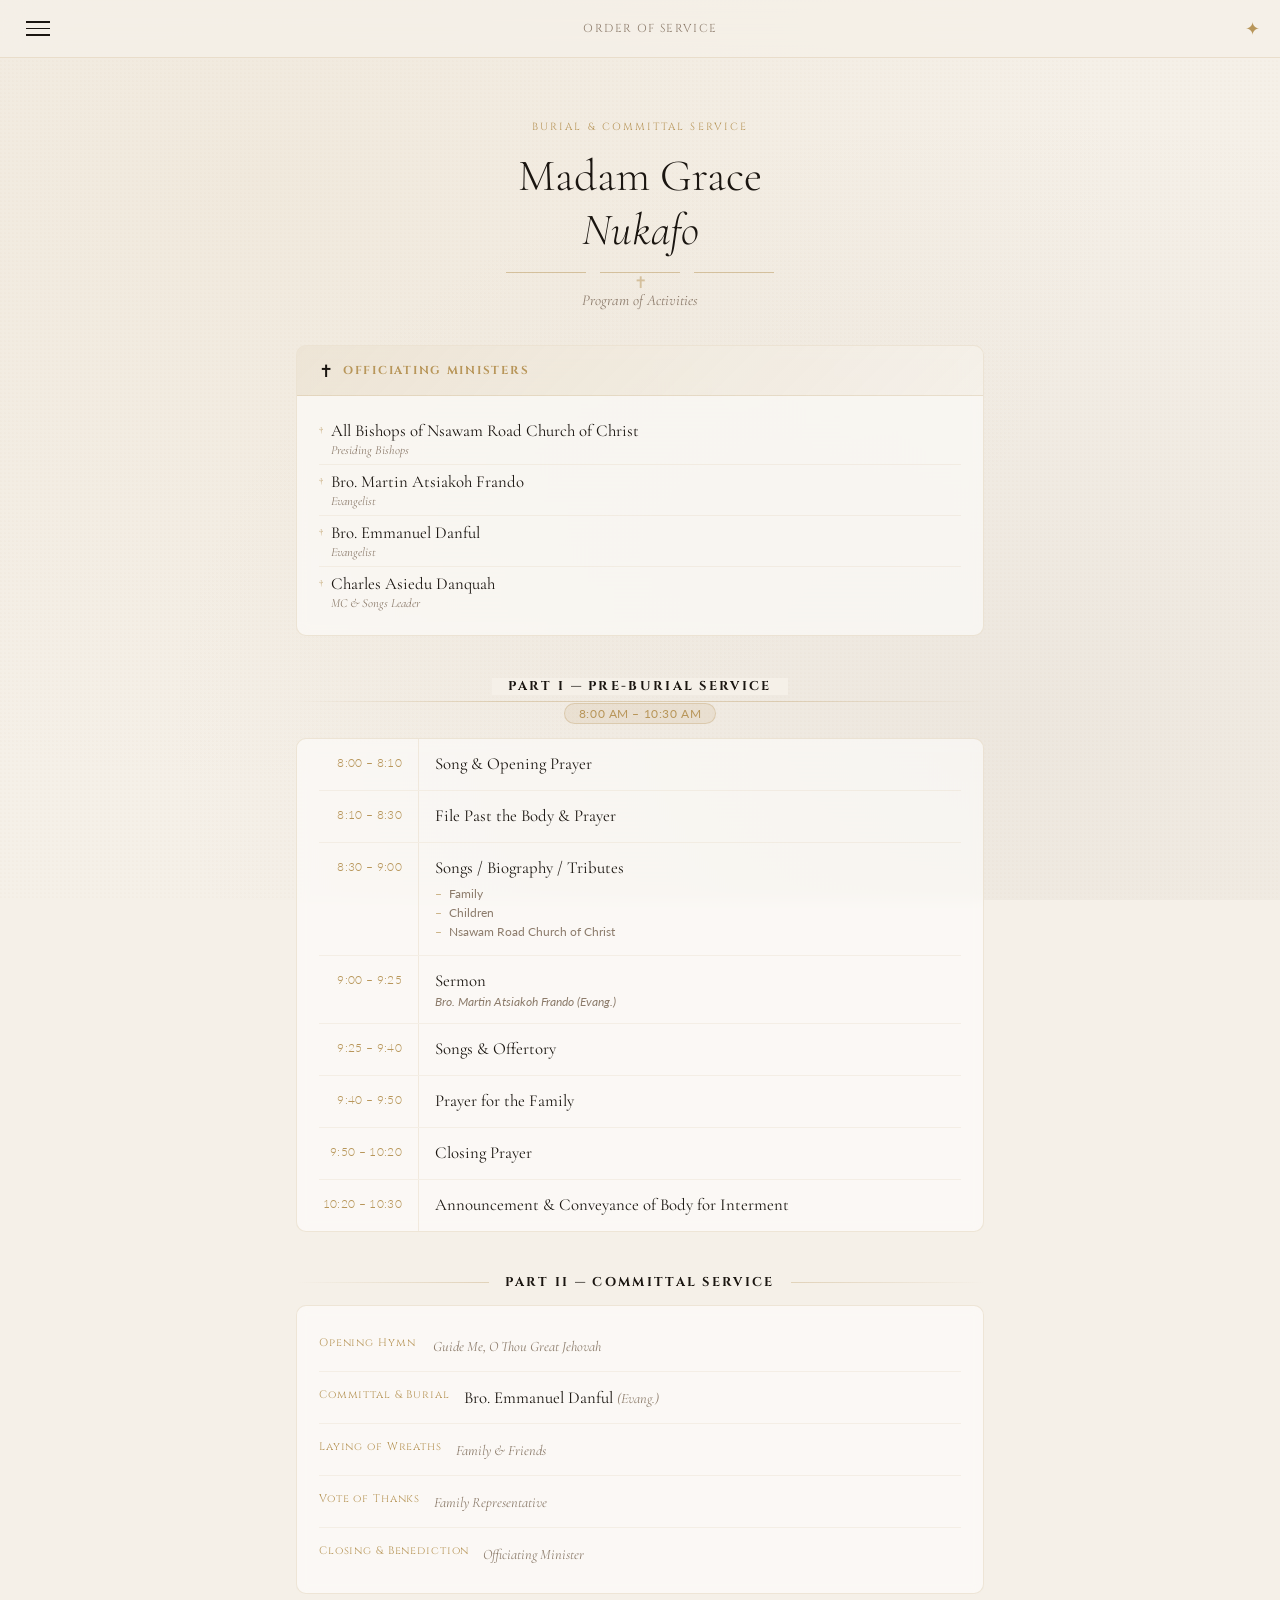
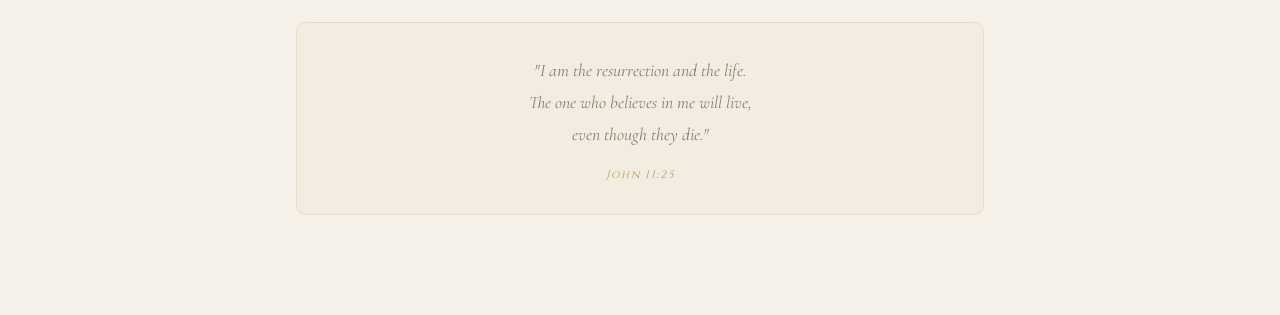
<file: order-of-service.html>
<!DOCTYPE html>
<html lang="en">
<head>
<meta charset="UTF-8"/>
<meta name="viewport" content="width=device-width, initial-scale=1.0"/>
<title>Order of Service – Madam Grace Nukafo</title>
<link rel="preconnect" href="https://fonts.googleapis.com"/>
<link rel="preconnect" href="https://fonts.gstatic.com" crossorigin/>
<link href="https://fonts.googleapis.com/css2?family=Cormorant+Garamond:ital,wght@0,300;0,400;0,600;1,300;1,400&family=Cinzel:wght@400;600&family=Lato:wght@300;400&display=swap" rel="stylesheet"/>
<style>
  :root {
    --cream: #f5f0e8;
    --dark: #1a1510;
    --gold: #b8965a;
    --gold-light: #d4b07a;
    --taupe: #8c7b6b;
    --warm-white: #faf7f2;
    --section-bg: rgba(255,255,255,0.55);
    --drawer-width: 270px;
  }

  *, *::before, *::after { box-sizing: border-box; margin: 0; padding: 0; }

  body {
    font-family: 'Lato', sans-serif;
    background-color: var(--cream);
    color: var(--dark);
    min-height: 100vh;
    overflow-x: hidden;
  }

  /* ── BACKGROUND TEXTURE ── */
  body::before {
    content: '';
    position: fixed;
    inset: 0;
    background:
      radial-gradient(ellipse at 20% 20%, rgba(184,150,90,0.08) 0%, transparent 60%),
      radial-gradient(ellipse at 80% 80%, rgba(140,123,107,0.08) 0%, transparent 60%),
      url("data:image/svg+xml,%3Csvg xmlns='http://www.w3.org/2000/svg' width='4' height='4'%3E%3Crect width='4' height='4' fill='%23f5f0e8'/%3E%3Ccircle cx='1' cy='1' r='0.6' fill='%23d4b07a' opacity='0.15'/%3E%3C/svg%3E");
    pointer-events: none;
    z-index: 0;
  }

  /* ── OVERLAY ── */
  #overlay {
    display: none;
    position: fixed;
    inset: 0;
    background: rgba(0,0,0,0.4);
    z-index: 100;
    transition: opacity 0.3s;
  }
  #overlay.active { display: block; }

  /* ── DRAWER ── */
  #drawer {
    position: fixed;
    top: 0; left: 0;
    width: var(--drawer-width);
    height: 100%;
    background: rgba(26,21,16,0.82);
    backdrop-filter: blur(18px) saturate(1.4);
    -webkit-backdrop-filter: blur(18px) saturate(1.4);
    border-right: 1px solid rgba(184,150,90,0.25);
    z-index: 200;
    transform: translateX(-100%);
    transition: transform 0.38s cubic-bezier(0.4,0,0.2,1);
    padding: 70px 0 30px;
    display: flex;
    flex-direction: column;
  }
  #drawer.open { transform: translateX(0); }

  .drawer-header {
    padding: 0 28px 30px;
    border-bottom: 1px solid rgba(184,150,90,0.2);
    margin-bottom: 20px;
    text-align: center;
  }
  .drawer-header .monogram {
    width: 52px; height: 52px;
    border: 1.5px solid var(--gold);
    border-radius: 50%;
    display: flex; align-items: center; justify-content: center;
    margin: 0 auto 12px;
    font-family: 'Cinzel', serif;
    color: var(--gold);
    font-size: 1.1rem;
  }
  .drawer-header p {
    font-family: 'Cormorant Garamond', serif;
    color: rgba(245,240,232,0.75);
    font-size: 0.8rem;
    font-style: italic;
    line-height: 1.5;
  }

  .nav-links { list-style: none; padding: 0 20px; flex: 1; }
  .nav-links li { margin-bottom: 4px; }
  .nav-links a {
    display: flex;
    align-items: center;
    gap: 12px;
    padding: 12px 16px;
    border-radius: 6px;
    text-decoration: none;
    font-family: 'Cinzel', serif;
    font-size: 0.75rem;
    color: rgba(245,240,232,0.8);
    letter-spacing: 0.08em;
    transition: all 0.2s;
  }
  .nav-links a:hover, .nav-links a.active {
    background: rgba(184,150,90,0.15);
    color: var(--gold-light);
  }
  .nav-links a .icon { font-size: 1rem; width: 20px; text-align: center; }

  .drawer-footer {
    padding: 20px 28px 0;
    border-top: 1px solid rgba(184,150,90,0.2);
    font-family: 'Cormorant Garamond', serif;
    font-style: italic;
    color: rgba(245,240,232,0.4);
    font-size: 0.75rem;
    text-align: center;
  }

  /* ── TOPBAR ── */
  #topbar {
    position: fixed;
    top: 0; left: 0; right: 0;
    height: 58px;
    background: rgba(245,240,232,0.85);
    backdrop-filter: blur(12px);
    -webkit-backdrop-filter: blur(12px);
    border-bottom: 1px solid rgba(184,150,90,0.2);
    display: flex;
    align-items: center;
    justify-content: space-between;
    padding: 0 20px;
    z-index: 50;
  }

  #hamburger {
    background: none; border: none; cursor: pointer;
    display: flex; flex-direction: column; gap: 5px;
    padding: 6px;
  }
  #hamburger span {
    display: block; width: 24px; height: 1.5px;
    background: var(--dark);
    transition: all 0.3s;
  }
  #hamburger.open span:nth-child(1) { transform: translateY(6.5px) rotate(45deg); }
  #hamburger.open span:nth-child(2) { opacity: 0; }
  #hamburger.open span:nth-child(3) { transform: translateY(-6.5px) rotate(-45deg); }

  .topbar-title {
    font-family: 'Cinzel', serif;
    font-size: 0.72rem;
    letter-spacing: 0.12em;
    color: var(--taupe);
    text-transform: uppercase;
  }
  .topbar-ornament { color: var(--gold); font-size: 1.1rem; }

  /* ── PAGE CONTENT ── */
  main {
    position: relative;
    z-index: 1;
    padding: 80px 0 60px;
    max-width: 720px;
    margin: 0 auto;
  }

  /* ── PAGE HEADER ── */
  .page-header {
    text-align: center;
    padding: 40px 24px 36px;
  }
  .page-header .eyebrow {
    font-family: 'Cinzel', serif;
    font-size: 0.65rem;
    letter-spacing: 0.2em;
    color: var(--gold);
    text-transform: uppercase;
    margin-bottom: 16px;
  }
  .page-header h1 {
    font-family: 'Cormorant Garamond', serif;
    font-weight: 300;
    font-size: clamp(1.9rem, 5vw, 2.8rem);
    line-height: 1.2;
    color: var(--dark);
    margin-bottom: 14px;
  }
  .page-header .divider {
    display: flex; align-items: center; justify-content: center;
    gap: 14px; margin: 0 auto 18px;
  }
  .page-header .divider span { flex: 1; max-width: 80px; height: 1px; background: var(--gold); opacity: 0.5; }
  .page-header .divider .cross { color: var(--gold); font-size: 1rem; }
  .page-header .sub {
    font-family: 'Cormorant Garamond', serif;
    font-style: italic;
    font-size: 0.95rem;
    color: var(--taupe);
  }

  /* ── OFFICIATING SECTION ── */
  .section-block {
    margin: 0 16px 28px;
    background: var(--section-bg);
    border: 1px solid rgba(184,150,90,0.2);
    border-radius: 10px;
    overflow: hidden;
    backdrop-filter: blur(6px);
    -webkit-backdrop-filter: blur(6px);
  }
  .section-label {
    background: linear-gradient(135deg, rgba(184,150,90,0.18), rgba(184,150,90,0.06));
    border-bottom: 1px solid rgba(184,150,90,0.2);
    padding: 14px 22px;
    display: flex;
    align-items: center;
    gap: 10px;
  }
  .section-label .label-icon { font-size: 1.05rem; }
  .section-label h2 {
    font-family: 'Cinzel', serif;
    font-size: 0.72rem;
    letter-spacing: 0.15em;
    color: var(--gold);
    text-transform: uppercase;
  }
  .section-body { padding: 18px 22px; }

  .officiants-list { list-style: none; }
  .officiants-list li {
    font-family: 'Cormorant Garamond', serif;
    font-size: 1.05rem;
    color: var(--dark);
    padding: 6px 0;
    border-bottom: 1px solid rgba(184,150,90,0.1);
    display: flex;
    align-items: baseline;
    gap: 8px;
  }
  .officiants-list li:last-child { border-bottom: none; }
  .officiants-list li::before { content: '†'; color: var(--gold); font-size: 0.8rem; flex-shrink: 0; }
  .officiants-list .role {
    font-size: 0.78rem;
    color: var(--taupe);
    font-style: italic;
    display: block;
    margin-top: 1px;
  }

  /* ── PART HEADING ── */
  .part-heading {
    text-align: center;
    padding: 10px 16px 14px;
    position: relative;
  }
  .part-heading h3 {
    font-family: 'Cinzel', serif;
    font-size: 0.8rem;
    letter-spacing: 0.18em;
    color: var(--dark);
    text-transform: uppercase;
    display: inline-block;
    background: var(--cream);
    padding: 0 16px;
    position: relative;
    z-index: 1;
  }
  .part-heading::before {
    content: '';
    position: absolute;
    top: 50%; left: 16px; right: 16px;
    height: 1px;
    background: linear-gradient(90deg, transparent, var(--gold) 30%, var(--gold) 70%, transparent);
    opacity: 0.35;
  }
  .part-heading .time-badge {
    display: inline-block;
    background: rgba(184,150,90,0.12);
    border: 1px solid rgba(184,150,90,0.3);
    border-radius: 20px;
    padding: 3px 14px;
    font-size: 0.72rem;
    color: var(--gold);
    font-family: 'Lato', sans-serif;
    margin-top: 8px;
    letter-spacing: 0.05em;
  }

  /* ── PROGRAM ITEMS ── */
  .program-item {
    display: grid;
    grid-template-columns: 100px 1fr;
    gap: 0;
    border-bottom: 1px solid rgba(184,150,90,0.1);
  }
  .program-item:last-child { border-bottom: none; }
  .prog-time {
    padding: 14px 12px 14px 0;
    font-family: 'Lato', sans-serif;
    font-size: 0.72rem;
    font-weight: 300;
    color: var(--gold);
    letter-spacing: 0.03em;
    border-right: 1px solid rgba(184,150,90,0.15);
    display: flex;
    align-items: flex-start;
    justify-content: flex-end;
    padding-right: 16px;
    padding-top: 16px;
    line-height: 1.4;
  }
  .prog-details {
    padding: 14px 0 14px 16px;
  }
  .prog-title {
    font-family: 'Cormorant Garamond', serif;
    font-size: 1.05rem;
    font-weight: 400;
    color: var(--dark);
    margin-bottom: 2px;
  }
  .prog-sub-list { list-style: none; margin-top: 6px; }
  .prog-sub-list li {
    font-family: 'Lato', sans-serif;
    font-size: 0.78rem;
    color: var(--taupe);
    padding: 2px 0;
    padding-left: 14px;
    position: relative;
  }
  .prog-sub-list li::before {
    content: '–';
    position: absolute;
    left: 0;
    color: var(--gold);
    opacity: 0.7;
  }
  .prog-minister {
    font-family: 'Lato', sans-serif;
    font-size: 0.78rem;
    color: var(--taupe);
    font-style: italic;
    margin-top: 3px;
  }

  /* ── COMMITTAL ITEMS ── */
  .committal-item {
    display: flex;
    gap: 14px;
    padding: 13px 0;
    border-bottom: 1px solid rgba(184,150,90,0.1);
    align-items: flex-start;
  }
  .committal-item:last-child { border-bottom: none; }
  .committal-key {
    font-family: 'Cinzel', serif;
    font-size: 0.68rem;
    letter-spacing: 0.08em;
    color: var(--gold);
    min-width: 100px;
    padding-top: 2px;
    line-height: 1.4;
  }
  .committal-val {
    font-family: 'Cormorant Garamond', serif;
    font-size: 1.05rem;
    color: var(--dark);
    line-height: 1.5;
    flex: 1;
  }
  .committal-val em {
    font-style: italic;
    color: var(--taupe);
    font-size: 0.9rem;
  }

  /* ── CLOSING VERSE ── */
  .verse-block {
    text-align: center;
    padding: 32px 24px;
    margin: 0 16px 40px;
    border: 1px solid rgba(184,150,90,0.2);
    border-radius: 10px;
    background: rgba(184,150,90,0.04);
  }
  .verse-block p {
    font-family: 'Cormorant Garamond', serif;
    font-size: 1.1rem;
    font-style: italic;
    color: var(--taupe);
    line-height: 1.8;
    margin-bottom: 12px;
  }
  .verse-block cite {
    font-family: 'Cinzel', serif;
    font-size: 0.68rem;
    letter-spacing: 0.15em;
    color: var(--gold);
  }

  /* ── ANIMATIONS ── */
  .fade-in { opacity: 0; transform: translateY(18px); transition: opacity 0.6s ease, transform 0.6s ease; }
  .fade-in.visible { opacity: 1; transform: translateY(0); }

  @media (max-width: 480px) {
    .program-item { grid-template-columns: 82px 1fr; }
    .prog-time { font-size: 0.65rem; padding-right: 10px; }
    .section-block { margin: 0 10px 22px; }
    .verse-block { margin: 0 10px 36px; }
    .part-heading { padding: 10px 10px 14px; }
  }
</style>
</head>
<body>

<!-- Overlay -->
<div id="overlay"></div>

<!-- Drawer -->
<nav id="drawer" aria-label="Site navigation">
  <div class="drawer-header">
    <div class="monogram">GN</div>
    <p>In Loving Memory of<br/><strong style="color:rgba(245,240,232,0.9);font-style:normal;">Madam Grace Nukafo</strong></p>
  </div>
  <ul class="nav-links">
    <li><a href="index.html"><span class="icon"></span> Home</a></li>
    <li><a href="order-of-service.html" class="active"><span class="icon"></span> Order of Service</a></li>
    <li><a href="tribute.html"><span class="icon"></span> Tributes</a></li>
     <li><a href="hymns.html"><span class="icon"></span> Hymns</a></li>
  </ul>
  <div class="drawer-footer">"I am the resurrection and the life."<br/>— John 11:25</div>
</nav>

<!-- Top bar -->
<header id="topbar">
  <button id="hamburger" aria-label="Open menu" aria-expanded="false">
    <span></span><span></span><span></span>
  </button>
  <span class="topbar-title">Order of Service</span>
  <span class="topbar-ornament">✦</span>
</header>

<main>
  <!-- Page Header -->
  <div class="page-header fade-in">
    <p class="eyebrow">Burial &amp; Committal Service</p>
    <h1>Madam Grace<br/><em style="font-style:italic;">Nukafo</em></h1>
    <div class="divider">
      <span></span><span class="cross">✝</span><span></span>
    </div>
    <p class="sub">Program of Activities</p>
  </div>

  <!-- Officiating Ministers -->
  <div class="section-block fade-in">
    <div class="section-label">
      <span class="label-icon">✝</span>
      <h2>Officiating Ministers</h2>
    </div>
    <div class="section-body">
      <ul class="officiants-list">
        <li>
          <div>
            All Bishops of Nsawam Road Church of Christ
            <span class="role">Presiding Bishops</span>
          </div>
        </li>
        <li>
          <div>
            Bro. Martin Atsiakoh Frando
            <span class="role">Evangelist</span>
          </div>
        </li>
        <li>
          <div>
            Bro. Emmanuel Danful
            <span class="role">Evangelist</span>
          </div>
        </li>
        <li>
          <div>
            Charles Asiedu Danquah
            <span class="role">MC &amp; Songs Leader</span>
          </div>
        </li>
      </ul>
    </div>
  </div>

  <!-- Part 1 Heading -->
  <div class="part-heading fade-in">
    <h3>Part I — Pre-Burial Service</h3>
    <div><span class="time-badge">8:00 AM – 10:30 AM</span></div>
  </div>

  <!-- Part 1 Program -->
  <div class="section-block fade-in">
    <div class="section-body" style="padding:0 22px;">
      <div class="program-item">
        <div class="prog-time">8:00 – 8:10</div>
        <div class="prog-details">
          <p class="prog-title">Song &amp; Opening Prayer</p>
        </div>
      </div>
      <div class="program-item">
        <div class="prog-time">8:10 – 8:30</div>
        <div class="prog-details">
          <p class="prog-title">File Past the Body &amp; Prayer</p>
        </div>
      </div>
      <div class="program-item">
        <div class="prog-time">8:30 – 9:00</div>
        <div class="prog-details">
          <p class="prog-title">Songs / Biography / Tributes</p>
          <ul class="prog-sub-list">
            <li>Family</li>
            <li>Children</li>
            <li>Nsawam Road Church of Christ</li>
          </ul>
        </div>
      </div>
      <div class="program-item">
        <div class="prog-time">9:00 – 9:25</div>
        <div class="prog-details">
          <p class="prog-title">Sermon</p>
          <p class="prog-minister">Bro. Martin Atsiakoh Frando (Evang.)</p>
        </div>
      </div>
      <div class="program-item">
        <div class="prog-time">9:25 – 9:40</div>
        <div class="prog-details">
          <p class="prog-title">Songs &amp; Offertory</p>
        </div>
      </div>
      <div class="program-item">
        <div class="prog-time">9:40 – 9:50</div>
        <div class="prog-details">
          <p class="prog-title">Prayer for the Family</p>
        </div>
      </div>
      <div class="program-item">
        <div class="prog-time">9:50 – 10:20</div>
        <div class="prog-details">
          <p class="prog-title">Closing Prayer</p>
        </div>
      </div>
      <div class="program-item">
        <div class="prog-time">10:20 – 10:30</div>
        <div class="prog-details">
          <p class="prog-title">Announcement &amp; Conveyance of Body for Interment</p>
        </div>
      </div>
    </div>
  </div>

  <!-- Part 2 Heading -->
  <div class="part-heading fade-in">
    <h3>Part II — Committal Service</h3>
  </div>

  <!-- Part 2 -->
  <div class="section-block fade-in">
    <div class="section-body" style="padding: 14px 22px;">
      <div class="committal-item">
        <div class="committal-key">Opening Hymn</div>
        <div class="committal-val"><em>Guide Me, O Thou Great Jehovah</em></div>
      </div>
      <div class="committal-item">
        <div class="committal-key">Committal &amp; Burial</div>
        <div class="committal-val">Bro. Emmanuel Danful <em>(Evang.)</em></div>
      </div>
      <div class="committal-item">
        <div class="committal-key">Laying of Wreaths</div>
        <div class="committal-val"><em>Family &amp; Friends</em></div>
      </div>
      <div class="committal-item">
        <div class="committal-key">Vote of Thanks</div>
        <div class="committal-val"><em>Family Representative</em></div>
      </div>
      <div class="committal-item">
        <div class="committal-key">Closing &amp; Benediction</div>
        <div class="committal-val"><em>Officiating Minister</em></div>
      </div>
    </div>
  </div>

  <!-- Closing verse -->
  <div class="verse-block fade-in">
    <p>"I am the resurrection and the life.<br/>The one who believes in me will live,<br/>even though they die."</p>
    <cite>John 11:25</cite>
  </div>
</main>

<script>
  const hamburger = document.getElementById('hamburger');
  const drawer = document.getElementById('drawer');
  const overlay = document.getElementById('overlay');

  function openDrawer() {
    drawer.classList.add('open');
    overlay.classList.add('active');
    hamburger.classList.add('open');
    hamburger.setAttribute('aria-expanded', 'true');
    document.body.style.overflow = 'hidden';
  }
  function closeDrawer() {
    drawer.classList.remove('open');
    overlay.classList.remove('active');
    hamburger.classList.remove('open');
    hamburger.setAttribute('aria-expanded', 'false');
    document.body.style.overflow = '';
  }

  hamburger.addEventListener('click', () => drawer.classList.contains('open') ? closeDrawer() : openDrawer());
  overlay.addEventListener('click', closeDrawer);
  document.addEventListener('keydown', e => { if (e.key === 'Escape') closeDrawer(); });

  // Intersection observer for fade-in
  const observer = new IntersectionObserver(entries => {
    entries.forEach(e => { if (e.isIntersecting) { e.target.classList.add('visible'); observer.unobserve(e.target); } });
  }, { threshold: 0.1 });
  document.querySelectorAll('.fade-in').forEach(el => observer.observe(el));
</script>
</body>
</html>
</file>
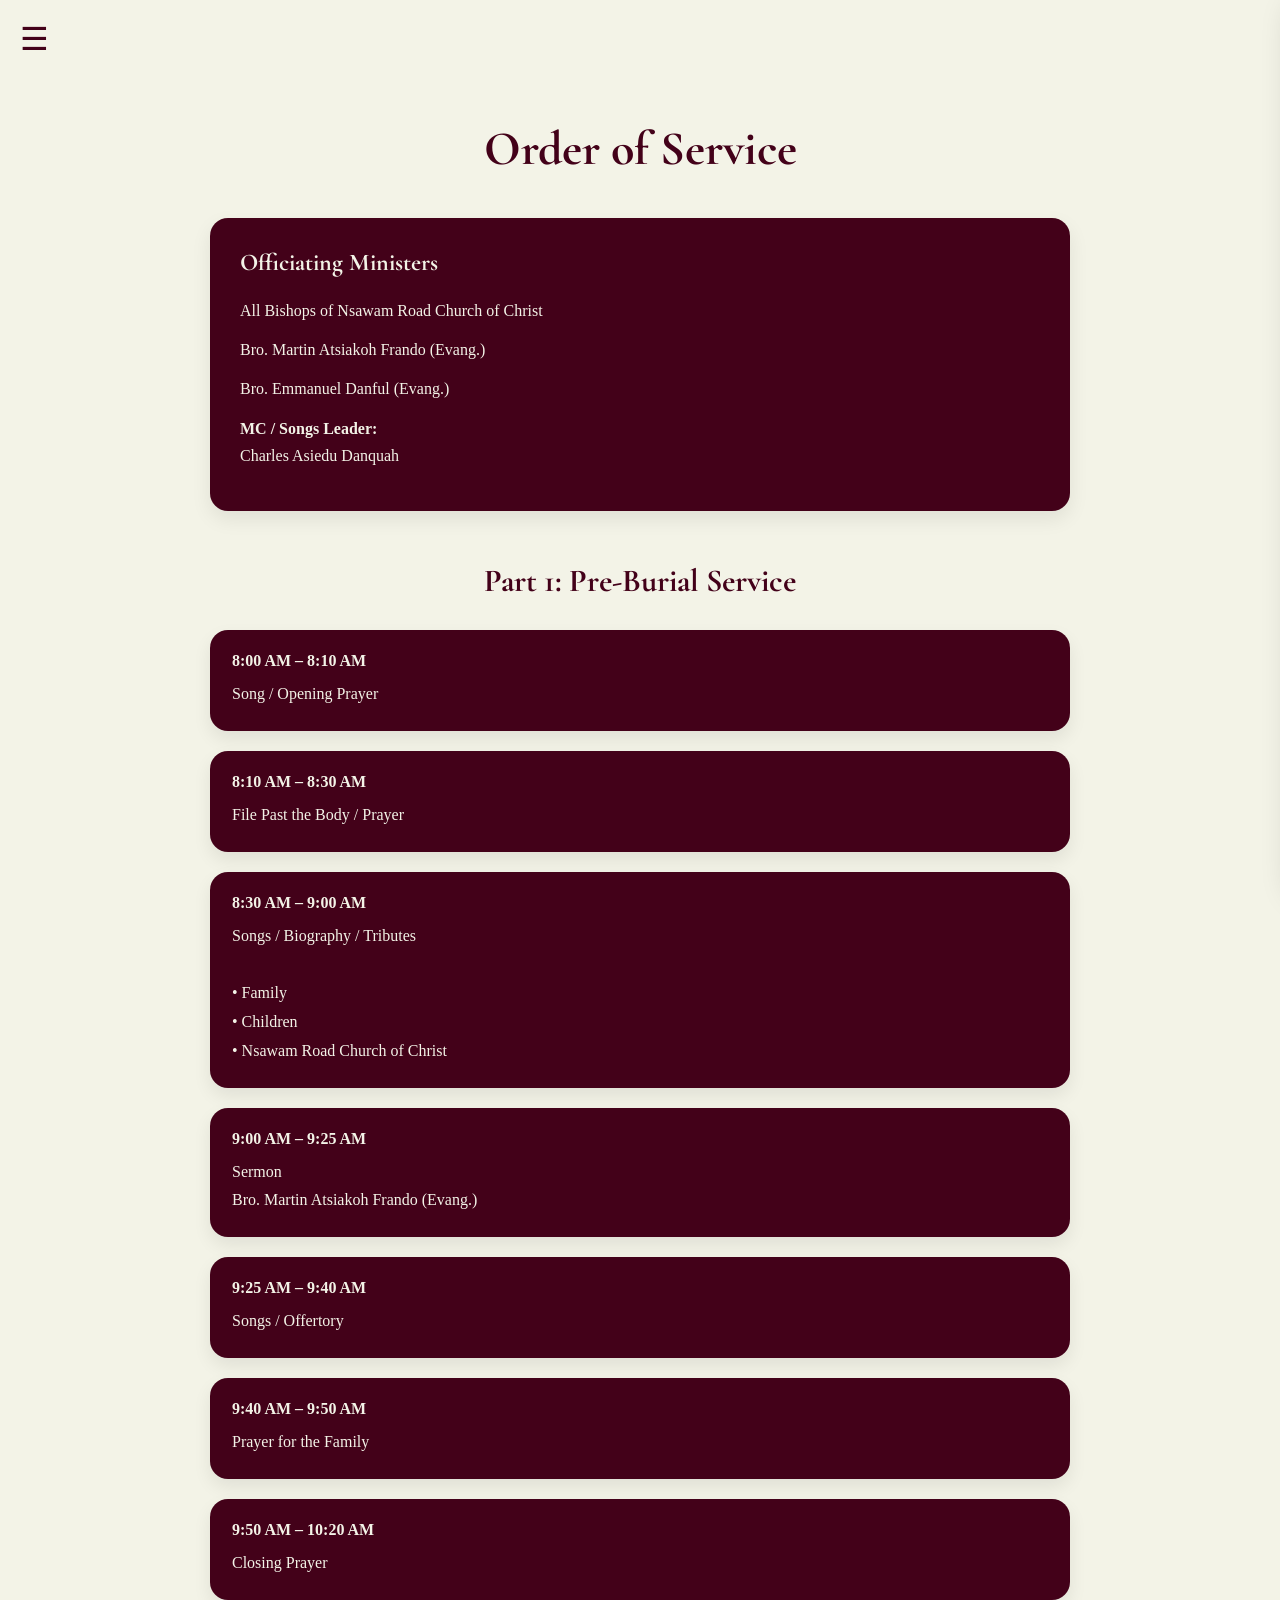
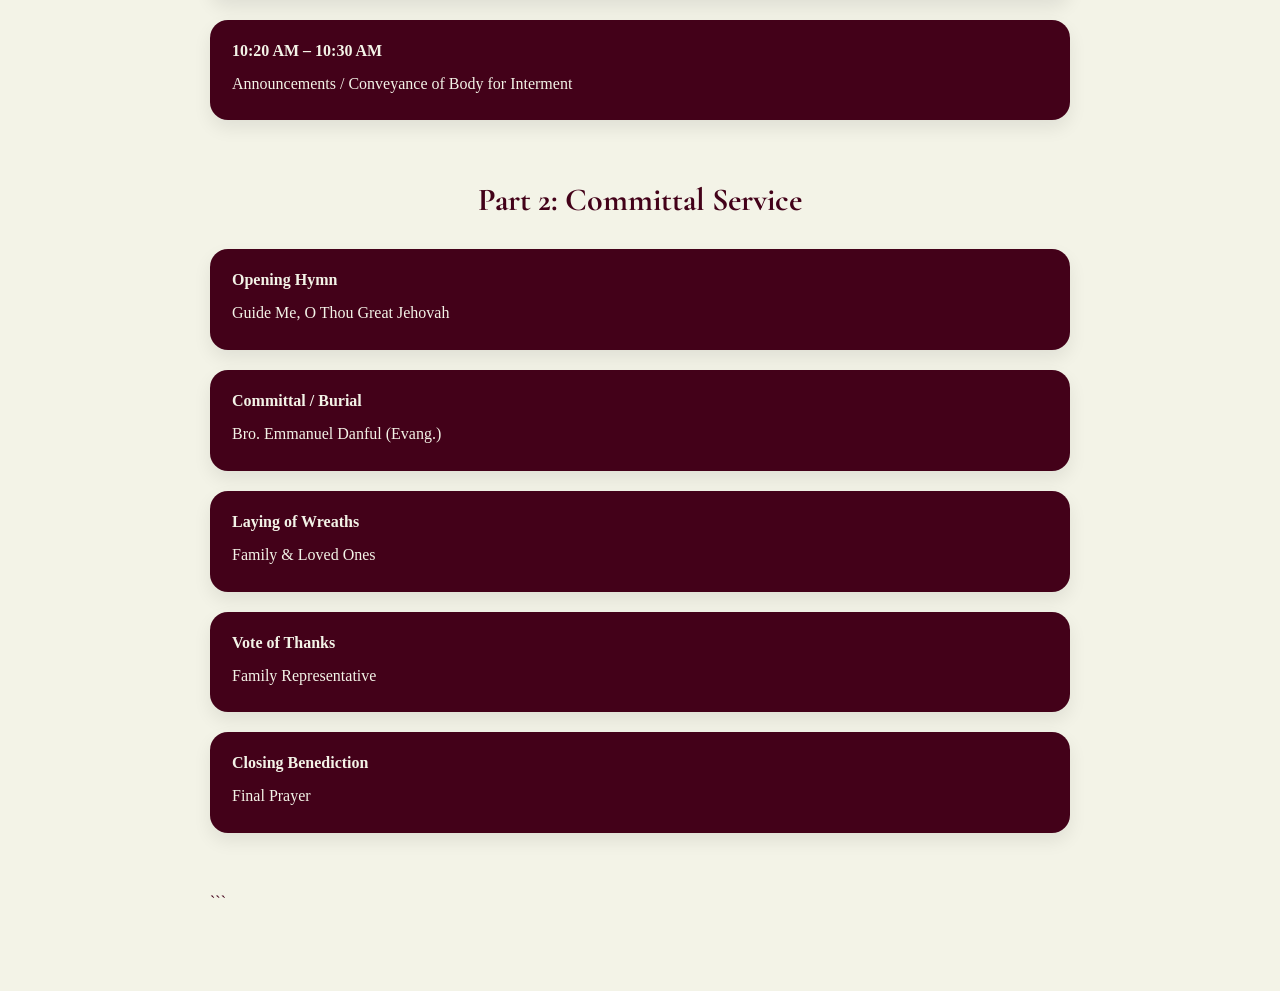
<file: service.html>
<!DOCTYPE html>

<html lang="en">
<head>
    <meta charset="UTF-8">
    <meta name="viewport" content="width=device-width, initial-scale=1.0">
    <title>Order of Service | Madam Grace Nukafo</title>

<link href="https://fonts.googleapis.com/css2?family=Cormorant+Garamond:wght@400;500;600;700&family=Open+Sans:wght@300;400;500;600&display=swap" rel="stylesheet">

<link rel="stylesheet" href="service.css">

</head>
<body>

<header>

<button class="hamburger" id="hamburger">
    ☰
</button>

<nav class="mobile-nav" id="mobileNav">

    <button class="close-btn" id="closeBtn">
        ✕
    </button>

    <ul>
        <li><a href="index.html">Home</a></li>
        <li><a href="service.html" class="active-link">Order of Service</a></li>
        <li><a href="tribute.html">Tributes</a></li>
        <li><a href="hymes.html">Hymns</a></li>
    </ul>

</nav>

<div class="overlay" id="overlay"></div>

</header>

<main class="container">

<h1 class="page-title">
    Order of Service
</h1>

<div class="service-card">

    <h2>Officiating Ministers</h2>

    <p>All Bishops of Nsawam Road Church of Christ</p>

    <p>Bro. Martin Atsiakoh Frando (Evang.)</p>

    <p>Bro. Emmanuel Danful (Evang.)</p>

    <p>
        <strong>MC / Songs Leader:</strong><br>
        Charles Asiedu Danquah
    </p>

</div>

<section class="service-section">

    <h2>Part 1: Pre-Burial Service</h2>

    <div class="timeline-item">
        <span>8:00 AM – 8:10 AM</span>
        <p>Song / Opening Prayer</p>
    </div>

    <div class="timeline-item">
        <span>8:10 AM – 8:30 AM</span>
        <p>File Past the Body / Prayer</p>
    </div>

    <div class="timeline-item">
        <span>8:30 AM – 9:00 AM</span>
        <p>
            Songs / Biography / Tributes
            <br><br>
            • Family
            <br>
            • Children
            <br>
            • Nsawam Road Church of Christ
        </p>
    </div>

    <div class="timeline-item">
        <span>9:00 AM – 9:25 AM</span>
        <p>
            Sermon
            <br>
            Bro. Martin Atsiakoh Frando (Evang.)
        </p>
    </div>

    <div class="timeline-item">
        <span>9:25 AM – 9:40 AM</span>
        <p>Songs / Offertory</p>
    </div>

    <div class="timeline-item">
        <span>9:40 AM – 9:50 AM</span>
        <p>Prayer for the Family</p>
    </div>

    <div class="timeline-item">
        <span>9:50 AM – 10:20 AM</span>
        <p>Closing Prayer</p>
    </div>

    <div class="timeline-item">
        <span>10:20 AM – 10:30 AM</span>
        <p>
            Announcements / Conveyance of Body for Interment
        </p>
    </div>

</section>

<section class="service-section">

    <h2>Part 2: Committal Service</h2>

    <div class="timeline-item">
        <span>Opening Hymn</span>
        <p>Guide Me, O Thou Great Jehovah</p>
    </div>

    <div class="timeline-item">
        <span>Committal / Burial</span>
        <p>Bro. Emmanuel Danful (Evang.)</p>
    </div>

    <div class="timeline-item">
        <span>Laying of Wreaths</span>
        <p>Family & Loved Ones</p>
    </div>

    <div class="timeline-item">
        <span>Vote of Thanks</span>
        <p>Family Representative</p>
    </div>

    <div class="timeline-item">
        <span>Closing Benediction</span>
        <p>Final Prayer</p>
    </div>

</section>
```

</main>

<script src="service.js"></script>

</body>
</html>
</file>
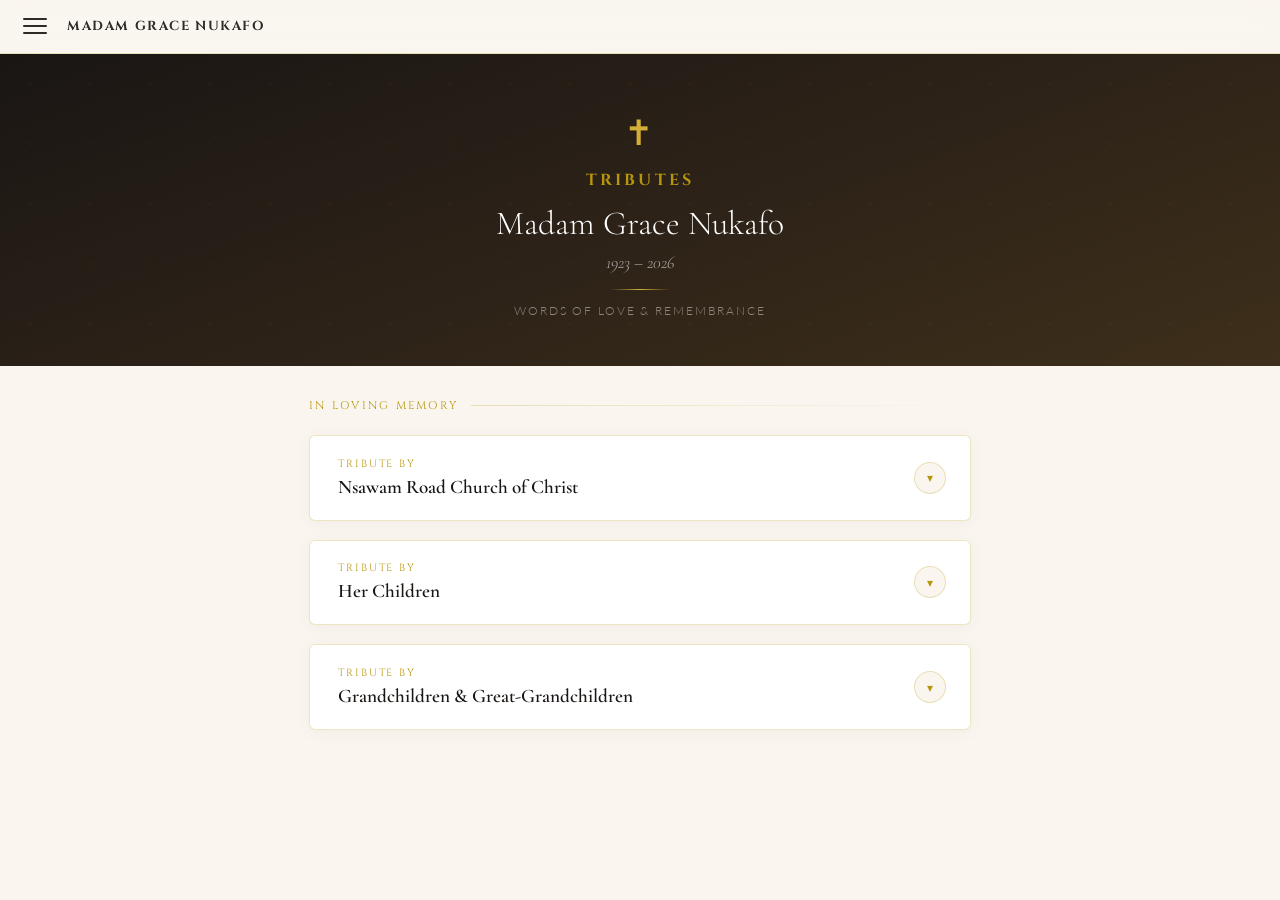
<file: tribute.html>
<!DOCTYPE html>
<html lang="en">
<head>
<meta charset="UTF-8">
<meta name="viewport" content="width=device-width, initial-scale=1.0">
<title>Tributes – Madam Grace Nukafo</title>
<link href="https://fonts.googleapis.com/css2?family=Cormorant+Garamond:ital,wght@0,300;0,400;0,600;1,300;1,400&family=Cinzel:wght@400;600&family=Lato:wght@300;400&display=swap" rel="stylesheet">
<style>
  :root {
    --gold: #b8960c;
    --gold-light: #d4af37;
    --cream: #faf6ef;
    --dark: #1a1614;
    --charcoal: #2e2a26;
    --muted: #6b6560;
    --border: rgba(184,150,12,0.25);
  }
  * { margin:0; padding:0; box-sizing:border-box; }
  body {
    background: var(--cream);
    color: var(--dark);
    font-family: 'Lato', sans-serif;
    font-weight: 300;
    min-height: 100vh;
    overflow-x: hidden;
  }
  #overlay {
    position:fixed; inset:0;
    background:rgba(20,16,12,0.45);
    backdrop-filter:blur(2px);
    z-index:80; opacity:0; pointer-events:none;
    transition:opacity .35s;
  }
  #overlay.open { opacity:1; pointer-events:all; }
  #drawer {
    position:fixed; top:0; left:0; height:100%;
    width:min(320px,85vw);
    background:rgba(26,22,20,0.72);
    backdrop-filter:blur(22px) saturate(1.4);
    -webkit-backdrop-filter:blur(22px) saturate(1.4);
    border-right:1px solid rgba(212,175,55,0.18);
    z-index:90;
    transform:translateX(-100%);
    transition:transform .38s cubic-bezier(.4,0,.2,1);
    display:flex; flex-direction:column;
    padding:2.5rem 0 2rem;
  }
  #drawer.open { transform:translateX(0); }
  .drawer-logo {
    text-align:center;
    padding:0 1.5rem 2rem;
    border-bottom:1px solid var(--border);
    margin-bottom:1.5rem;
  }
  .drawer-logo .cross { font-size:2rem; color:var(--gold-light); letter-spacing:2px; }
  .drawer-logo p { font-family:'Cormorant Garamond',serif; font-style:italic; font-size:.85rem; color:rgba(255,255,255,.5); margin-top:.3rem; }
  nav a {
    display:block; padding:.85rem 2rem;
    color:rgba(255,255,255,.8); text-decoration:none;
    font-family:'Cinzel',serif; font-size:.78rem;
    letter-spacing:.12em; text-transform:uppercase;
    border-left:3px solid transparent;
    transition:all .2s;
  }
  nav a:hover, nav a.active {
    color:var(--gold-light); border-left-color:var(--gold-light);
    background:rgba(212,175,55,.07);
  }
  .drawer-close {
    position:absolute; top:1rem; right:1rem;
    background:none; border:none; cursor:pointer;
    color:rgba(255,255,255,.5); font-size:1.4rem; line-height:1;
  }
  .drawer-close:hover { color:var(--gold-light); }
  header {
    position:sticky; top:0; z-index:50;
    background:rgba(250,246,239,0.88);
    backdrop-filter:blur(14px);
    border-bottom:1px solid var(--border);
    display:flex; align-items:center;
    padding:.9rem 1.2rem; gap:1rem;
  }
  .hamburger {
    background:none; border:none; cursor:pointer;
    display:flex; flex-direction:column; gap:5px; padding:4px;
  }
  .hamburger span {
    display:block; width:24px; height:2px;
    background:var(--charcoal); border-radius:2px;
    transition:all .3s;
  }
  .hamburger.open span:nth-child(1){ transform:rotate(45deg) translate(5px,5px); }
  .hamburger.open span:nth-child(2){ opacity:0; }
  .hamburger.open span:nth-child(3){ transform:rotate(-45deg) translate(5px,-5px); }
  header h1 {
    font-family:'Cinzel',serif; font-size:.82rem;
    letter-spacing:.12em; color:var(--charcoal); text-transform:uppercase;
  }
  .hero {
    background:linear-gradient(160deg,#1a1614 0%,#2e2318 55%,#3d2f1a 100%);
    color:white; padding:3.5rem 1.5rem 3rem;
    text-align:center; position:relative; overflow:hidden;
  }
  .hero::before {
    content:''; position:absolute; inset:0;
    background:url("data:image/svg+xml,%3Csvg width='60' height='60' xmlns='http://www.w3.org/2000/svg'%3E%3Ccircle cx='30' cy='30' r='1' fill='%23b8960c' fill-opacity='.08'/%3E%3C/svg%3E") repeat;
  }
  .hero-cross { font-size:2.2rem; color:var(--gold-light); display:block; margin-bottom:1rem; letter-spacing:4px; }
  .hero h2 { font-family:'Cinzel',serif; font-size:1rem; letter-spacing:.2em; color:var(--gold); text-transform:uppercase; margin-bottom:.8rem; }
  .hero h3 { font-family:'Cormorant Garamond',serif; font-size:2.1rem; font-weight:300; line-height:1.2; margin-bottom:.5rem; }
  .hero .dates { font-family:'Cormorant Garamond',serif; font-style:italic; font-size:1.1rem; color:rgba(255,255,255,.6); margin-bottom:1rem; }
  .divider-gold { width:60px; height:1px; background:linear-gradient(90deg,transparent,var(--gold-light),transparent); margin:.8rem auto; }
  .hero .sub { font-size:.78rem; letter-spacing:.15em; color:rgba(255,255,255,.45); text-transform:uppercase; }

  main { padding:2rem 1.2rem 4rem; max-width:700px; margin:0 auto; }
  .section-label {
    font-family:'Cinzel',serif; font-size:.7rem;
    letter-spacing:.2em; color:var(--gold); text-transform:uppercase;
    margin-bottom:1.4rem; display:flex; align-items:center; gap:.8rem;
  }
  .section-label::after { content:''; flex:1; height:1px; background:linear-gradient(90deg,var(--border),transparent); }

  /* ── Tribute cards ── */
  .tribute-card {
    background:white;
    border:1px solid var(--border);
    border-radius:6px;
    margin-bottom:1.2rem;
    box-shadow:0 2px 20px rgba(0,0,0,.04);
    overflow:hidden;
    transition:box-shadow .2s;
  }
  .tribute-card:hover { box-shadow:0 4px 30px rgba(184,150,12,.12); }

  .card-header {
    display:flex; align-items:center; justify-content:space-between;
    padding:1.3rem 1.5rem;
    cursor:pointer;
    user-select:none;
    border-left:4px solid transparent;
    transition:border-color .2s, background .2s;
  }
  .tribute-card.open .card-header {
    border-left-color:var(--gold-light);
    background:rgba(212,175,55,.04);
  }
  .card-header-left { flex:1; min-width:0; }
  .card-tag {
    font-family:'Cinzel',serif; font-size:.65rem;
    letter-spacing:.18em; text-transform:uppercase;
    color:var(--gold); margin-bottom:.3rem;
  }
  .card-name {
    font-family:'Cormorant Garamond',serif;
    font-size:1.2rem; font-weight:600;
    color:var(--dark); line-height:1.2;
  }
  .card-icon {
    width:32px; height:32px; border-radius:50%;
    background:var(--cream); border:1px solid var(--border);
    display:flex; align-items:center; justify-content:center;
    flex-shrink:0; margin-left:1rem;
    transition:transform .35s, background .2s;
    font-size:.75rem; color:var(--gold);
  }
  .tribute-card.open .card-icon { transform:rotate(180deg); background:var(--gold); color:white; }

  .card-body {
    max-height:0; overflow:hidden;
    transition:max-height .5s cubic-bezier(.4,0,.2,1);
  }
  .tribute-card.open .card-body { max-height:2000px; }
  .card-body-inner {
    padding:0 1.5rem 1.5rem;
    border-top:1px solid var(--border);
    font-family:'Cormorant Garamond',serif;
    font-size:1.05rem; line-height:1.9;
    color:var(--charcoal);
    white-space:pre-line;
  }
  .card-body-inner blockquote {
    border-left:3px solid var(--gold-light);
    padding:.5rem 1rem; margin:1rem 0;
    font-style:italic; color:var(--muted);
    font-size:1rem;
  }
  .scripture {
    margin-top:1.2rem;
    padding:.8rem 1rem;
    background:var(--cream);
    border-radius:3px;
    border-left:3px solid var(--gold-light);
    font-style:italic; font-size:.95rem; color:var(--muted);
  }
</style>
</head>
<body>

<div id="overlay"></div>
<div id="drawer">
  <button class="drawer-close" id="drawerClose">✕</button>
  <div class="drawer-logo">
    <div class="cross">✝</div>
    <p>In Loving Memory</p>
  </div>
  <nav>
    <a href="index.html">Home</a>
    <a href="order-of-service.html">Order of Service</a>
    <a href="tribute.html" class="active">Tributes</a>
    <a href="hymns.html">Hymns</a>
  </nav>
</div>

<header>
  <button class="hamburger" id="menuBtn"><span></span><span></span><span></span></button>
  <h1>Madam Grace Nukafo</h1>
</header>

<div class="hero">
  <span class="hero-cross">✝</span>
  <h2>Tributes</h2>
  <h3>Madam Grace Nukafo</h3>
  <div class="dates">1923 – 2026</div>
  <div class="divider-gold"></div>
  <p class="sub">Words of love &amp; remembrance</p>
</div>

<main>
  <p class="section-label">In Loving Memory</p>

  <!-- Card 1: Church -->
  <div class="tribute-card" id="card1">
    <div class="card-header" onclick="toggleCard('card1')">
      <div class="card-header-left">
        <div class="card-tag">Tribute by</div>
        <div class="card-name">Nsawam Road Church of Christ</div>
      </div>
      <div class="card-icon">▾</div>
    </div>
    <div class="card-body">
      <div class="card-body-inner">
IN LOVING MEMORY OF MADAM GRACE NUKAFU

It is with deep sorrow, yet with grateful hearts, that the brethren of the Nsawam Road Church of Christ pay tribute to our beloved sister, Madam Grace Nukafu, affectionately called "Old Lady," whose faithful Christian life has left an enduring legacy among us.

Madam Grace was baptized into the Lord's church on 12th January 1992 and became a devoted member of the Kokomlemle Zone due to her residence at Kokomlemle. From the late 1990s, she stood as a strong pillar within the zone, demonstrating unwavering commitment to the fellowship of the saints.

At a time when many found it difficult to return for the 6:00 PM zonal meetings after Sunday worship, Madam Grace remained constant, punctual, and dependable. Her dedication to the work of the church was exceptional and inspiring to all who knew her. She never hesitated to support the activities of the zone financially, always contributing cheerfully her "widow's mite" whenever the need arose.

Madam Grace was also a fervent woman of prayer. During prayer sessions, she continually lifted her family before God, especially holding firmly to the hope and prayer that the Lord would one day safely return her son who had lived for many years in South Africa. Her faith in God's power and mercy never wavered.

She remained active and devoted in the Kokomlemle Zone until late 2009, when advancing age and physical weakness made it unsafe for her to cross the busy roads between her home and the church premises. Out of concern for her safety, she was advised to remain at home, while the zone committed itself to visiting and caring for her spiritually.

For the past sixteen years, Madam Grace faithfully remained a dedicated shut-in member of the church, receiving the Lord's Supper every Sunday in her home. Even in her advanced years, her love for God's Word never diminished. Any brother assigned to serve communion to her knew they had to come prepared to share the sermon for the day. If one attempted to leave without recounting the message, she would quickly ask in Twi, <em>"Na ɛdeɛn na ɔsɔfoɔ kaaɛ?"</em> — meaning, "What did the preacher say?" Such was her hunger for the Word of God.

Indeed, we have lost a beautiful and faithful soul whose Christian example will continue to inspire generations. Though our hearts are heavy with grief, we take comfort in knowing that Madam Grace lived a life devoted to God and His church.

Old Lady, your faithfulness, prayers, kindness, and steadfastness will forever remain in our hearts. We shall deeply miss your presence, your words of encouragement, and your unwavering devotion to the Lord.

May you rest peacefully in the bosom of your Maker until that glorious resurrection morning.

<div class="scripture">"Blessed are the dead who die in the Lord… they will rest from their labor, for their deeds will follow them." — Revelation 14:13</div>

Farewell, dear sister.
Farewell, faithful servant of God.
      </div>
    </div>
  </div>

  <!-- Card 2: Children -->
  <div class="tribute-card" id="card2">
    <div class="card-header" onclick="toggleCard('card2')">
      <div class="card-header-left">
        <div class="card-tag">Tribute by</div>
        <div class="card-name">Her Children</div>
      </div>
      <div class="card-icon">▾</div>
    </div>
    <div class="card-body">
      <div class="card-body-inner">
1923 – 2026

Mother,

You taught us that love is served on a plate. Every person who crossed our doorstep was met with your voice asking, "Have you eaten?" — and you did not rest until there was food in their hands. You fed strangers like family, and you fed your grandchildren until we couldn't eat another bite.

You lived sacrificially. You gave of yourself daily. Your comfort came last, your children came first. Your kitchen was your altar, your cooking was your prayer, and your care carried our whole family. You were not just our mother. You were "Mother" to everyone.

We watched you pour yourself out without counting the cost. You spent your strength, your time, and your life making sure none of us went hungry, none of us felt unseen. Because of you, our home was always full — full of food, full of laughter, full of love.

We mourn you deeply, but we thank God for the gift of you. We promise to live the way you taught us — to give, to serve, and to ask, "Have you eaten?" to the next person who needs care.

Your work here is done, and your children will carry it forward.

Sleep well, Mother.
      </div>
    </div>
  </div>

  <!-- Card 3: Grandchildren -->
  <div class="tribute-card" id="card3">
    <div class="card-header" onclick="toggleCard('card3')">
      <div class="card-header-left">
        <div class="card-tag">Tribute by</div>
        <div class="card-name">Grandchildren &amp; Great-Grandchildren</div>
      </div>
      <div class="card-icon">▾</div>
    </div>
    <div class="card-body">
      <div class="card-body-inner">
A Tribute to Our Beloved Dadaa

Dadaa, our hearts are heavy with tears, but we are grateful for the life and love you gave us. You were more than our grandmother. You were our Mama Nana, our Dadaa, our safe place — the one whose lap we ran to when life felt heavy, whose Ewe folktales under the moonlight taught us who we are and where we come from.

You taught us to say <em>"Mèlõ na wò"</em> — I love you — not just with words, but with every meal you cooked, every prayer you whispered for us at dawn.

We remember wrapped in your care, how you sang old Ewe dirges and gospel songs while you went about your day, and how your voice and presence always made the compound feel alive. You corrected us when we went wrong, but it was always because "you say" — if you were not important to me, I wouldn't bother guiding you.

Your hands were rough from work, but they never grew tired of blessing us.

Now the house is quiet. No more hearing you call <em>"Mi va du nu!"</em> — Come and eat! No more hearing your laughter as you tried to call us by our English names.

But Dadaa, we know: the one who dies is not truly gone. You live in us — in the respect we show, the hard work we do, the faith we keep, and the love we have for each other.

We promise to keep your name alive. To care for one another as you cared for us.

So we say… Sleep well, our sweet grandmother. May you rest in the arms of Mawu, the Almighty. We miss you more than words can say, but we thank God for giving you to us.

Forever your grandchildren and great-grandchildren.
      </div>
    </div>
  </div>

</main>

<script>
  function toggleCard(id) {
    const card = document.getElementById(id);
    card.classList.toggle('open');
  }

  const menuBtn = document.getElementById('menuBtn');
  const drawer = document.getElementById('drawer');
  const overlay = document.getElementById('overlay');
  const drawerClose = document.getElementById('drawerClose');
  function openDrawer() { drawer.classList.add('open'); overlay.classList.add('open'); menuBtn.classList.add('open'); }
  function closeDrawer() { drawer.classList.remove('open'); overlay.classList.remove('open'); menuBtn.classList.remove('open'); }
  menuBtn.addEventListener('click', () => drawer.classList.contains('open') ? closeDrawer() : openDrawer());
  overlay.addEventListener('click', closeDrawer);
  drawerClose.addEventListener('click', closeDrawer);
</script>
</body>
</html>
</file>
<file: index.css>
/* RESET */

*{
    margin:0;
    padding:0;
    box-sizing:border-box;
}

body{
    font-family:'Times New Roman', serif;
    min-height:100vh;
}

/* HERO BACKGROUND */

.hero{
    min-height:100vh;

    background:
        linear-gradient(
            rgba(0,0,0,0.45),
            rgba(0,0,0,0.55)
        ),
        url("nu.jpg.png");

    background-size:cover;
    background-position:center;
    background-repeat:no-repeat;

    display:flex;
    justify-content:center;
    align-items:center;

    text-align:center;
    padding:20px;
}

/* CONTENT */

.hero-content{
    color:#ffffff;
}

.hero-content h1{
    font-family:'Cormorant Garamond', serif;
    font-size:4rem;
    font-weight:600;
    letter-spacing:2px;

    margin-bottom:15px;

    text-shadow:
        0 4px 15px rgba(0,0,0,0.4);
}

.years{
    font-size:1.5rem;

    margin-bottom:25px;

    letter-spacing:3px;

    text-shadow:
        0 3px 10px rgba(0,0,0,0.4);
}

.quote{
    font-size:1.3rem;
    font-style:italic;

    line-height:1.8;

    text-shadow:
        0 3px 10px rgba(0,0,0,0.4);
}

/* NAVIGATION */

header{
    position:fixed;
    top:0;
    left:0;
    width:100%;

    padding:20px;

    z-index:1000;
}

.hamburger{
    background:none;
    border:none;

    color:#ffffff;

    font-size:2rem;

    cursor:pointer;
}

/* SIDE NAV */

.mobile-nav{
    position:fixed;
    top:0;
    right:-300px;

    border-radius: 20px 0 0 20px;
    width:280px;
    height:100vh;

    padding:30px;

    /* Frosted Glass Effect */
    background: rgba(255, 255, 255, 0.15);

    backdrop-filter: blur(15px);
    -webkit-backdrop-filter: blur(15px);

    border-left: 1px solid rgba(255,255,255,0.25);

    box-shadow:
        -10px 0 30px rgba(0,0,0,0.15);

    transition:right .3s ease;

    z-index:2000;
}

.mobile-nav.active{
    right:0;
}

.close-btn{
    background:none;
    border:none;

    font-size:1.8rem;

    cursor:pointer;

    float:right;
}

.mobile-nav ul{
    list-style:none;

    margin-top:70px;
}

.mobile-nav li{
    margin-bottom:25px;
}

.mobile-nav a{
    text-decoration:none;

    color:#430119;

    font-weight:600;
}

.active-link{
    color:#f3f3e7 !important;
    background-color:#430119;
    border-radius:20px;
    padding:5px 10px;
}

/* OVERLAY */

.overlay{
    position:fixed;
    inset:0;

    background:rgba(0,0,0,0.35);

    opacity:0;
    visibility:hidden;

    transition:.3s;

    z-index:1500;
}

.overlay.active{
    opacity:1;
    visibility:visible;
}

/* MOBILE */

@media(max-width:768px){

    .hero-content h1{
        font-size:2.6rem;
    }

    .years{
        font-size:1.2rem;
    }

    .quote{
        font-size:1rem;
    }

}
</file>
<file: grace.css>
/* RESET */

*{
    margin:0;
    padding:0;
    box-sizing:border-box;
}

body{
    font-family:'Times New Roman', serif;
    min-height:100vh;
}

/* HERO BACKGROUND */

.hero{
    min-height:100vh;

    background:
        linear-gradient(
            rgba(0,0,0,0.45),
            rgba(0,0,0,0.55)
        ),
        url("nu.jpg.png");

    background-size:cover;
    background-position:center;
    background-repeat:no-repeat;

    display:flex;
    justify-content:center;
    align-items:center;

    text-align:center;
    padding:20px;
}

/* CONTENT */

.hero-content{
    color:#ffffff;
}

.hero-content h1{
    font-family:'Cormorant Garamond', serif;
    font-size:4rem;
    font-weight:600;
    letter-spacing:2px;

    margin-bottom:15px;

    text-shadow:
        0 4px 15px rgba(0,0,0,0.4);
}

.years{
    font-size:1.5rem;

    margin-bottom:25px;

    letter-spacing:3px;

    text-shadow:
        0 3px 10px rgba(0,0,0,0.4);
}

.quote{
    font-size:1.3rem;
    font-style:italic;

    line-height:1.8;

    text-shadow:
        0 3px 10px rgba(0,0,0,0.4);
}

/* NAVIGATION */

header{
    position:fixed;
    top:0;
    left:0;
    width:100%;

    padding:20px;

    z-index:1000;
}

.hamburger{
    background:none;
    border:none;

    color:#ffffff;

    font-size:2rem;

    cursor:pointer;
}

/* SIDE NAV */

.mobile-nav{
    position:fixed;
    top:0;
    right:-300px;

    border-radius: 20px 0 0 20px;
    width:280px;
    height:100vh;

    padding:30px;

    /* Frosted Glass Effect */
    background: rgba(255, 255, 255, 0.15);

    backdrop-filter: blur(15px);
    -webkit-backdrop-filter: blur(15px);

    border-left: 1px solid rgba(255,255,255,0.25);

    box-shadow:
        -10px 0 30px rgba(0,0,0,0.15);

    transition:right .3s ease;

    z-index:2000;
}

.mobile-nav.active{
    right:0;
}

.close-btn{
    background:none;
    border:none;

    font-size:1.8rem;

    cursor:pointer;

    float:right;
}

.mobile-nav ul{
    list-style:none;

    margin-top:70px;
}

.mobile-nav li{
    margin-bottom:25px;
}

.mobile-nav a{
    text-decoration:none;

    color:#430119;

    font-weight:600;
}

.active-link{
    color:#f3f3e7 !important;
    background-color:#430119;
    border-radius:20px;
    padding:5px 10px;
}

/* OVERLAY */

.overlay{
    position:fixed;
    inset:0;

    background:rgba(0,0,0,0.35);

    opacity:0;
    visibility:hidden;

    transition:.3s;

    z-index:1500;
}

.overlay.active{
    opacity:1;
    visibility:visible;
}

/* MOBILE */

@media(max-width:768px){

    .hero-content h1{
        font-size:2.6rem;
    }

    .years{
        font-size:1.2rem;
    }

    .quote{
        font-size:1rem;
    }

}
</file>
<file: hymes.css>
*{
    margin:0;
    padding:0;
    box-sizing:border-box;
}

body{
    font-family:'Times New Roman', serif;
    background:#f3f3e7;
    color:#f3f3e7;
    
}

/* Navigation */

header{
    position:fixed;
    top:0;
    left:0;
    width:100%;
    padding:20px;
    z-index:1000;
}

.hamburger{
    background:none;
    border:none;
    font-size:2rem;
    cursor:pointer;
    color:#430119;
}

.mobile-nav{
    position:fixed;
    top:0;
    right:-300px;

    border-radius: 20px 0 0 20px;
    width:280px;
    height:100vh;

    padding:30px;

    /* Frosted Glass Effect */
    background: rgba(255, 255, 255, 0.15);

    backdrop-filter: blur(15px);
    -webkit-backdrop-filter: blur(15px);

    border-left: 1px solid rgba(255,255,255,0.25);

    box-shadow:
        -10px 0 30px rgba(0,0,0,0.15);

    transition:right .3s ease;

    z-index:2000;
}

.mobile-nav.active{
    right:0;
}

.close-btn{
    background:none;
    border:none;
    font-size:1.8rem;
    cursor:pointer;
    float:right;
}

.mobile-nav ul{
    list-style:none;
    margin-top:70px;
}

.mobile-nav li{
    margin-bottom:25px;
}

.mobile-nav a{
    text-decoration:none;
    color:#430119;
    font-weight:600;
}

.active-link{
    color:#f3f3e7 !important;
    background-color: #430119;
    border-radius: 20px;
    padding: 5px 10px;
}

.overlay{
    position:fixed;
    inset:0;
    background:rgba(0,0,0,.35);
    opacity:0;
    visibility:hidden;
    transition:.3s;
    z-index:1500;
}

.overlay.active{
    opacity:1;
    visibility:visible;
}

/* Page */

.container{
    max-width:900px;
    margin:auto;
    padding:120px 20px 80px;
}

.page-title{
    text-align:center;
    font-family:'Cormorant Garamond', serif;
    font-size:3rem;
    color:#430119;
    margin-bottom:40px;
}

/* Hymn Cards */

.hymn-card{
    background:#430119;
    border-radius:18px;
    margin-bottom:18px;
    overflow:hidden;
    box-shadow:0 8px 20px rgba(0,0,0,.08);
}

.hymn-header{
    padding:22px;
    cursor:pointer;
    display:flex;
    justify-content:space-between;
    align-items:center;
    font-weight:600;
}

.hymn-content{
    max-height:0;
    overflow:hidden;
    transition:max-height .4s ease;
    padding:0 22px;
}

.hymn-card.active .hymn-content{
    max-height:3000px;
    padding:0 22px 22px;
}

.hymn-content p{
    line-height:1.9;
    white-space:pre-line;
}
</file>
<file: service.css>
/* ==========================
RESET
========================== */

*{
margin:0;
padding:0;
box-sizing:border-box;
}

body{
    font-family: 'Times new Roman', serif;
    color: #430119;

    background: #f3f3e7;
    min-height: 100vh;
}
/* ==========================
NAVIGATION
========================== */

header{
position:fixed;
top:0;
left:0;
width:100%;
padding:20px;
z-index:1000;
}

.hamburger{
background:none;
border:none;
font-size:2rem;
cursor:pointer;
color:#430119;
}

.mobile-nav{
    position:fixed;
    top:0;
    right:-300px;

    border-radius: 20px 0 0 20px;
    width:280px;
    height:100vh;

    padding:30px;

    /* Frosted Glass Effect */
    background: rgba(255, 255, 255, 0.15);

    backdrop-filter: blur(15px);
    -webkit-backdrop-filter: blur(15px);

    border-left: 1px solid rgba(255,255,255,0.25);

    box-shadow:
        -10px 0 30px rgba(0,0,0,0.15);

    transition:right .3s ease;

    z-index:2000;
}

.mobile-nav.active{
right:0;
}

.close-btn{
background:none;
border:none;

font-size:1.8rem;

cursor:pointer;

float:right;

}

.mobile-nav ul{
list-style:none;
margin-top:70px;
}

.mobile-nav li{
margin-bottom:25px;
}

.mobile-nav a{
text-decoration:none;
color: #430119;
font-weight:600;
font-size:1.05rem;
}

.active-link{
color:#f3f3e7 !important;
background-color: #430119;
border-radius: 20px;
padding: 5px 10px;
}

.overlay{
position:fixed;
top:0;
left:0;
width:100%;
height:100%;

background:rgba(0,0,0,0.35);

opacity:0;
visibility:hidden;

transition:.3s;

z-index:1001;

}

.overlay.active{
opacity:1;
visibility:visible;
}

/* ==========================
PAGE LAYOUT
========================== */

.container{
max-width:900px;
margin:auto;

padding:
    120px
    20px
    80px
    20px;

}

.page-title{
text-align:center;
color:#430119;
font-family:
    'Cormorant Garamond',
    serif;

font-size:3rem;

margin-bottom:40px;

}

/* ==========================
OFFICIATING MINISTERS CARD
========================== */

.service-card{
background:#430119;
border-radius:18px;

padding:30px;

margin-bottom:50px;

box-shadow:
    0 8px 20px rgba(0,0,0,0.08);

}

.service-card h2{
margin-bottom:20px;
font-family:
    'Cormorant Garamond',
    serif;
    color: #f3f3e7;
}

.service-card p{
margin-bottom:12px;
line-height:1.7;
color:#f3f3e7;

}

/* ==========================
SERVICE SECTIONS
========================== */

.service-section{
margin-bottom:60px;
}

.service-section h2{
text-align:center;
margin-bottom:30px;
font-family:
    'Cormorant Garamond',
    serif;

font-size:2rem;
color:#430119;
}

/* ==========================
TIMELINE ITEMS
========================== */

.timeline-item{
background:#430119;
border-radius:18px;
padding:22px;
margin-bottom:20px;

box-shadow:
    0 8px 18px rgba(0,0,0,0.08);
}

.timeline-item span{
display:block;
color:#f3f3e7;

font-weight:700;

margin-bottom:10px;

}

.timeline-item p{
line-height:1.8;
color:#f3f3e7;
}

/* ==========================
MOBILE
========================== */

@media screen and (max-width:768px){

.page-title{
    font-size:2.3rem;
    color:#430119;
}

.service-section h2{
    font-size:1.7rem;
    color:#430119;
}

.timeline-item{
    padding:18px;
}

.service-card{
    padding:24px;
    color: #430119;
}

}
</file>
